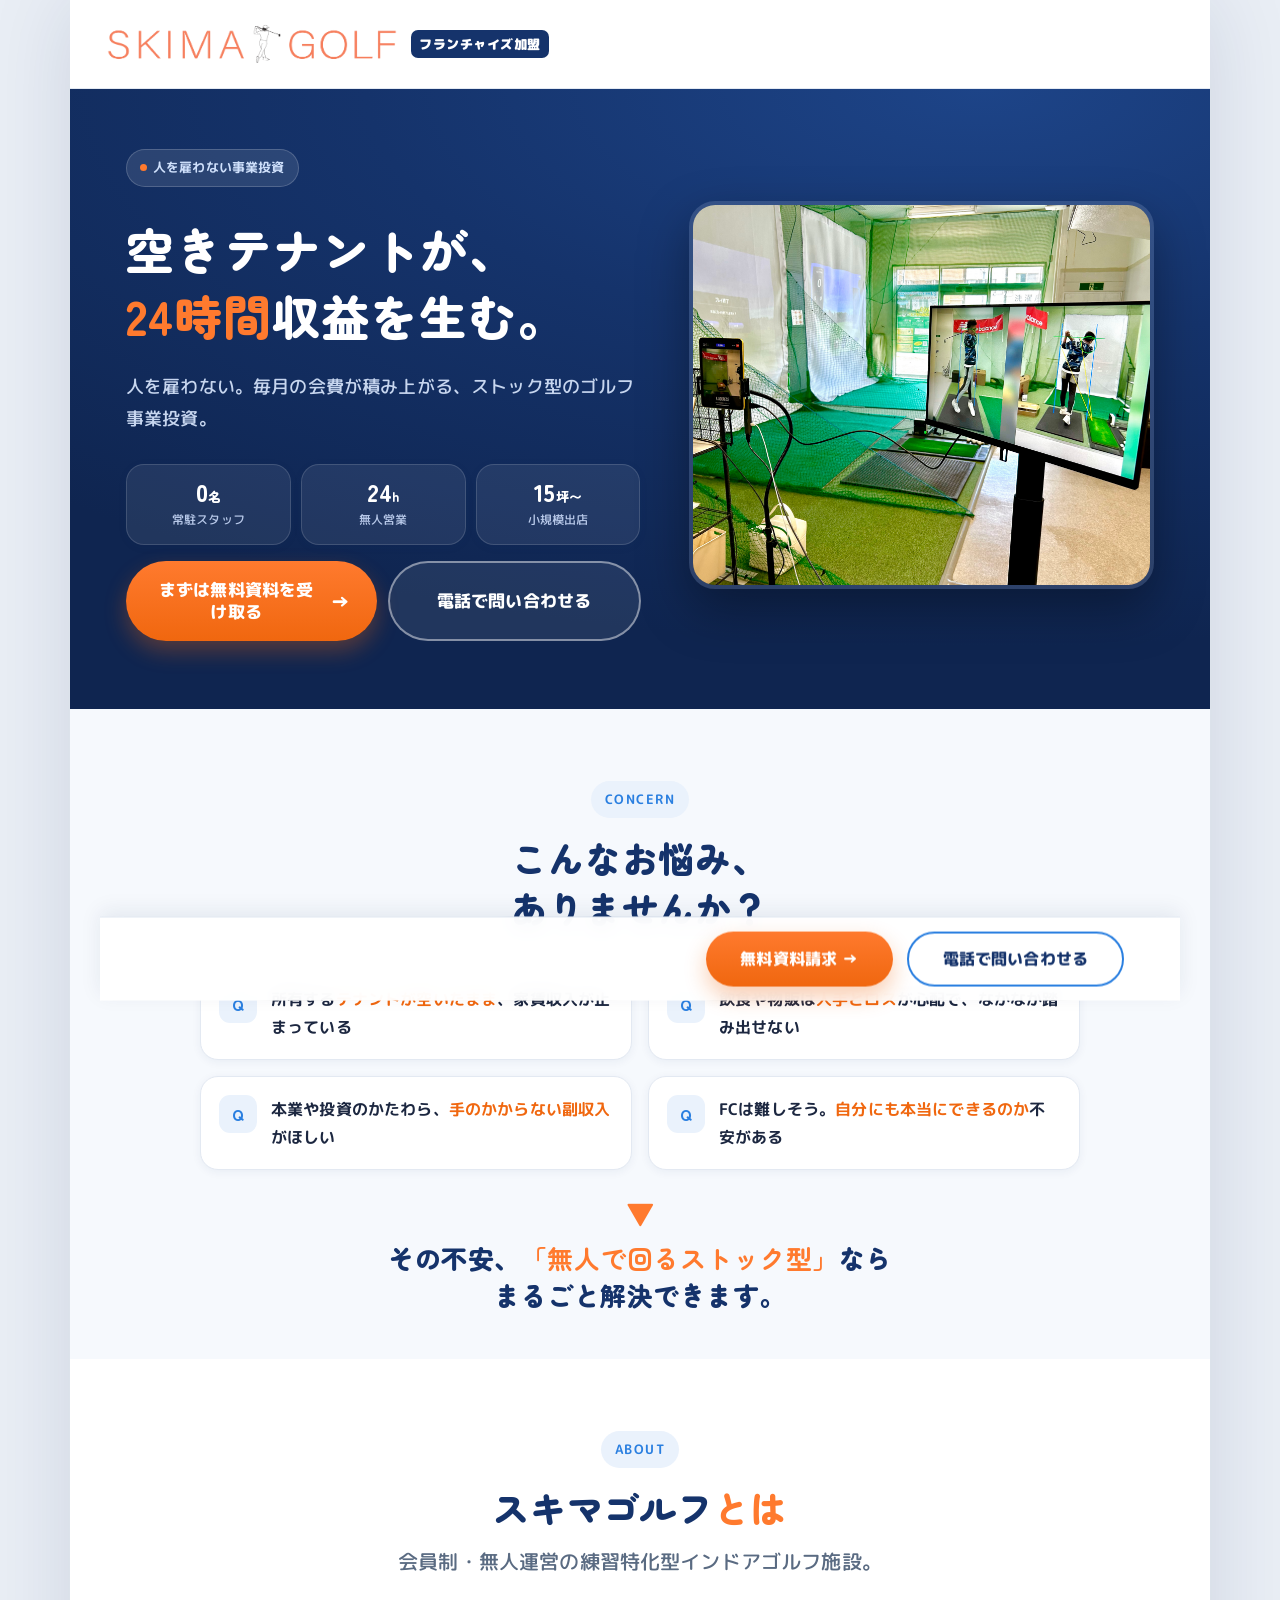
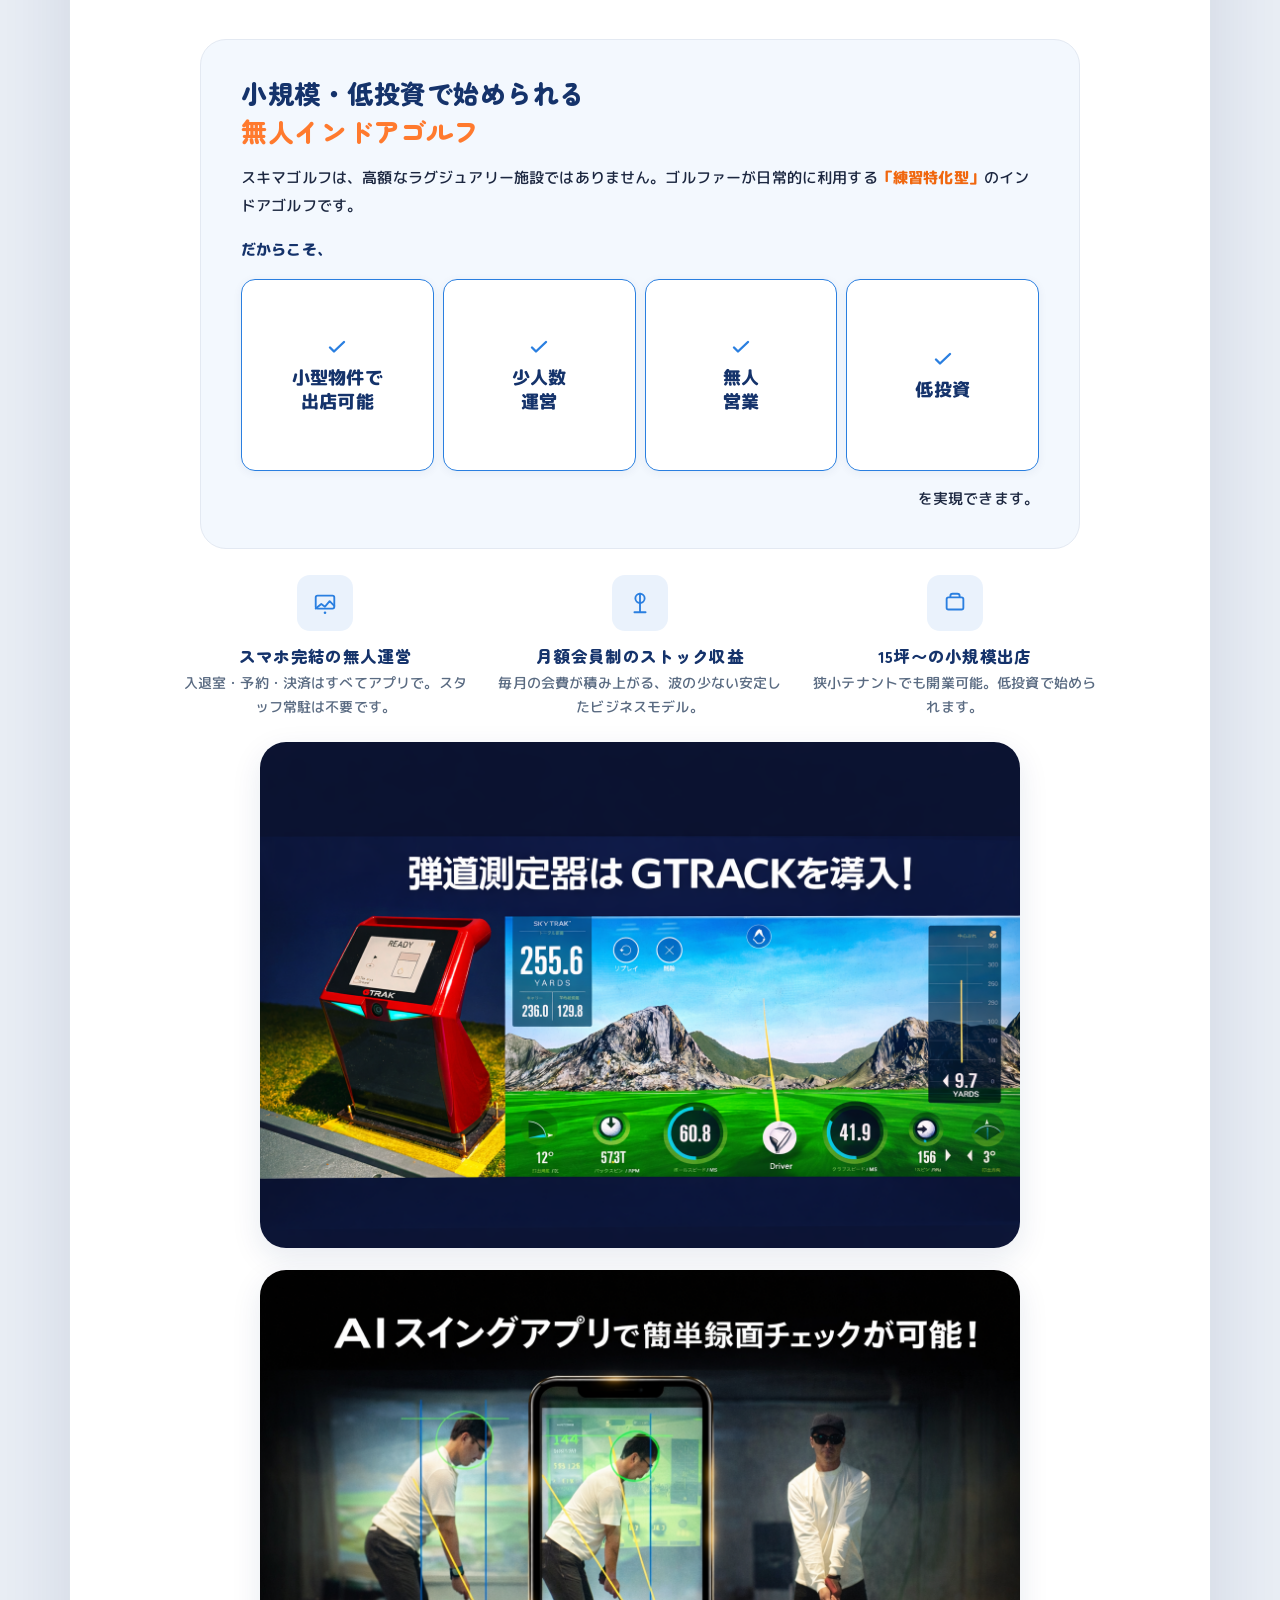
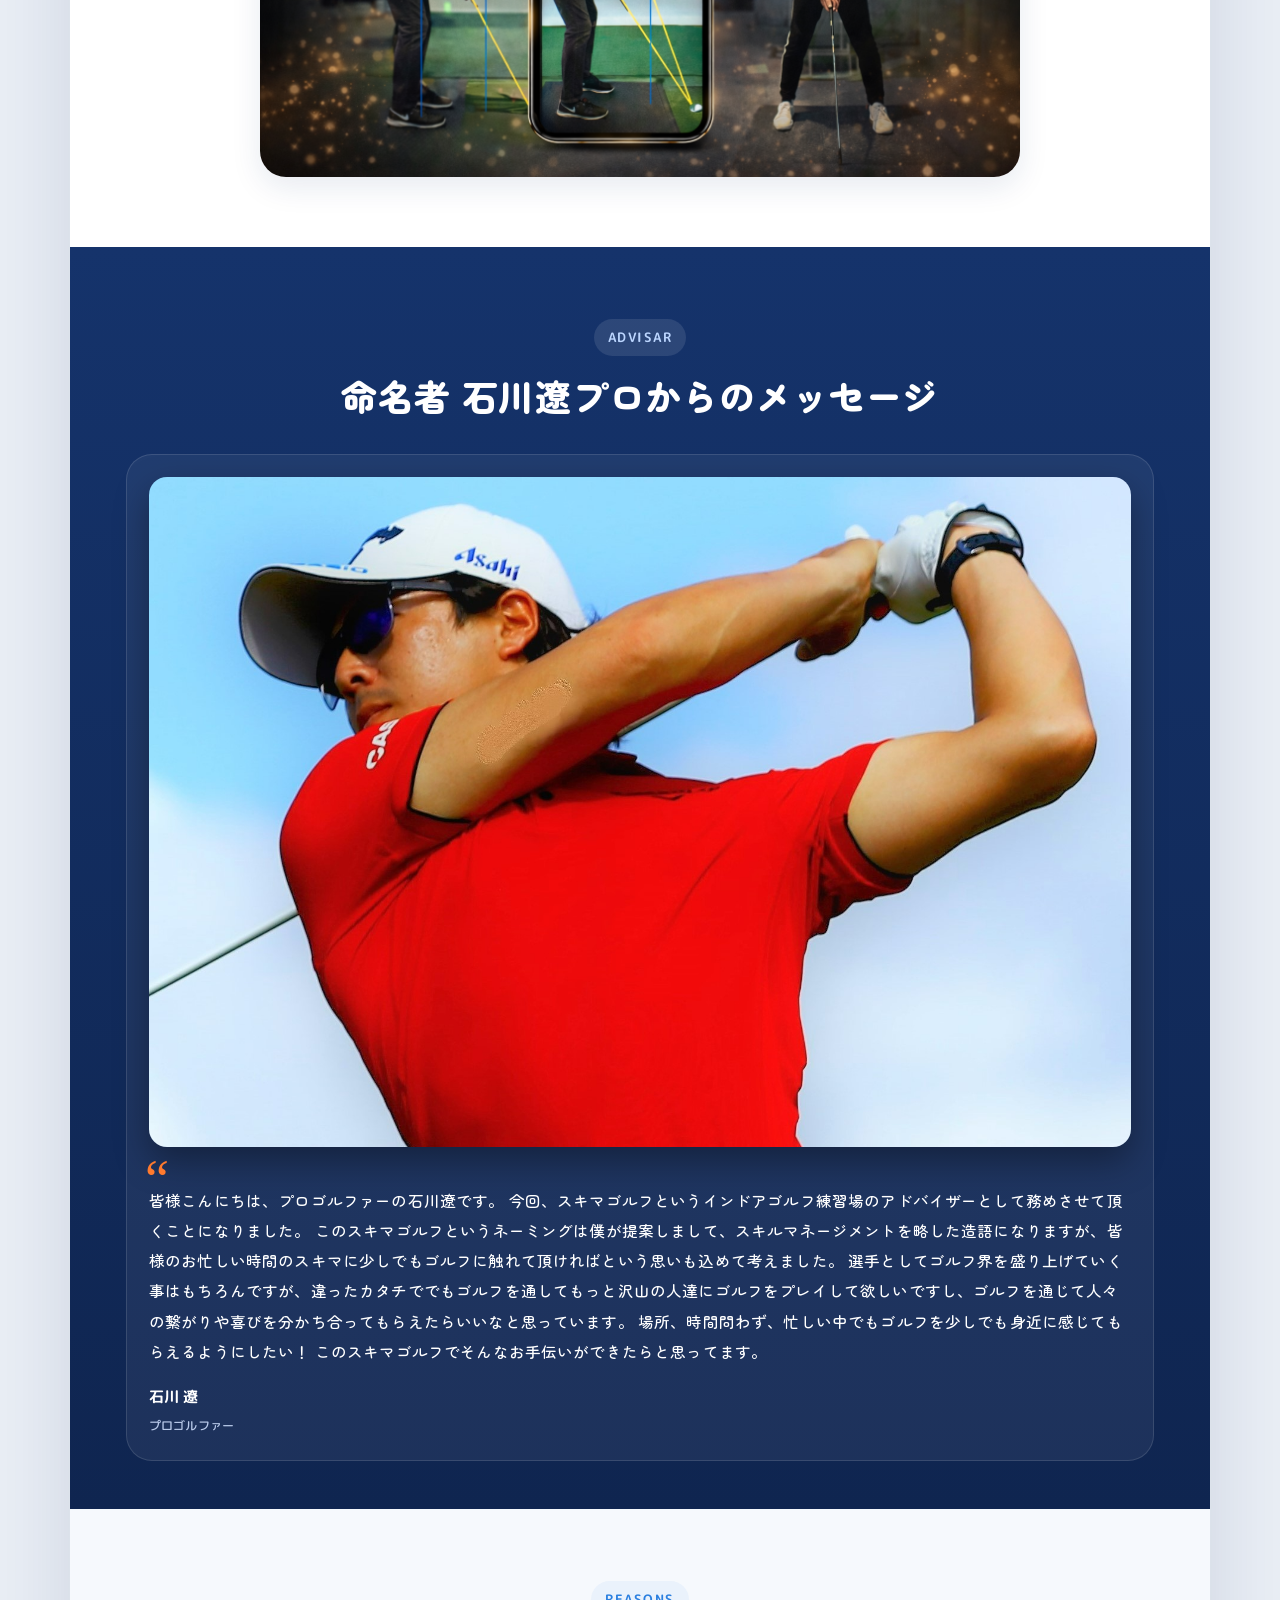
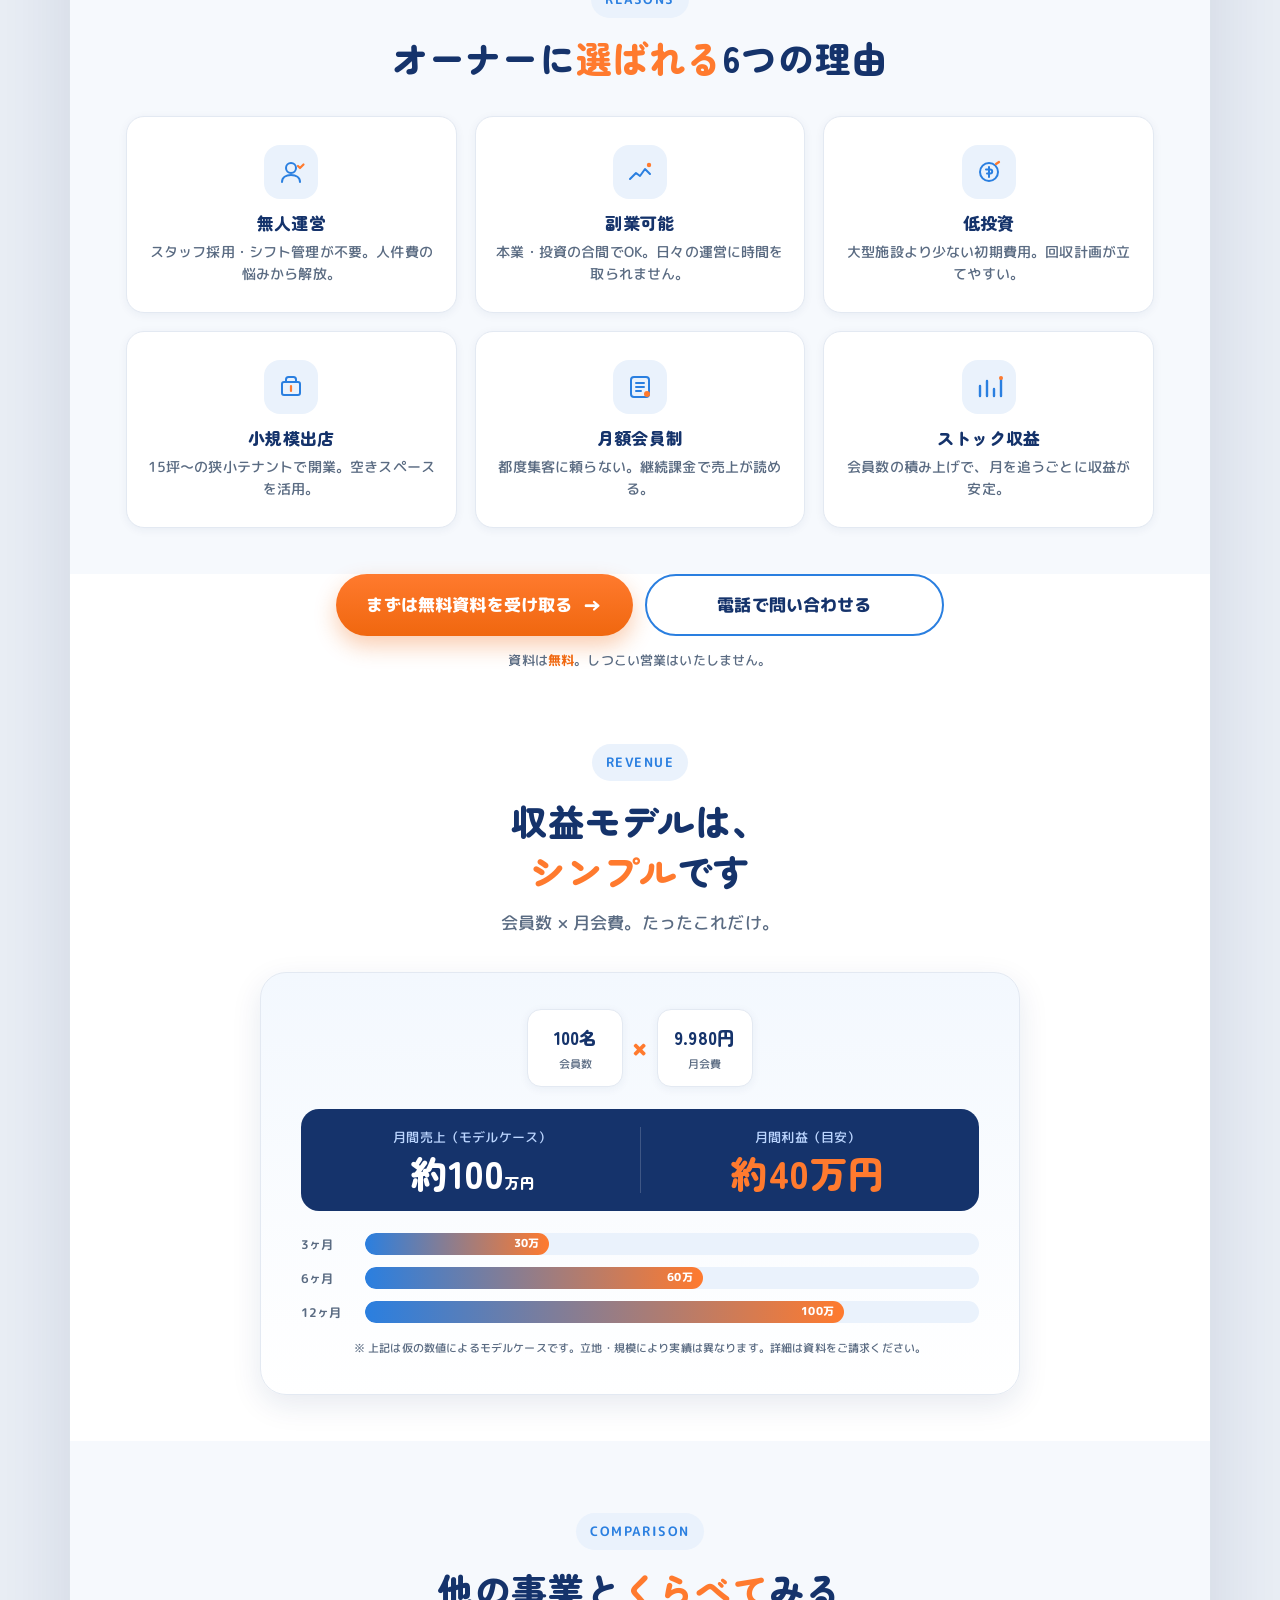
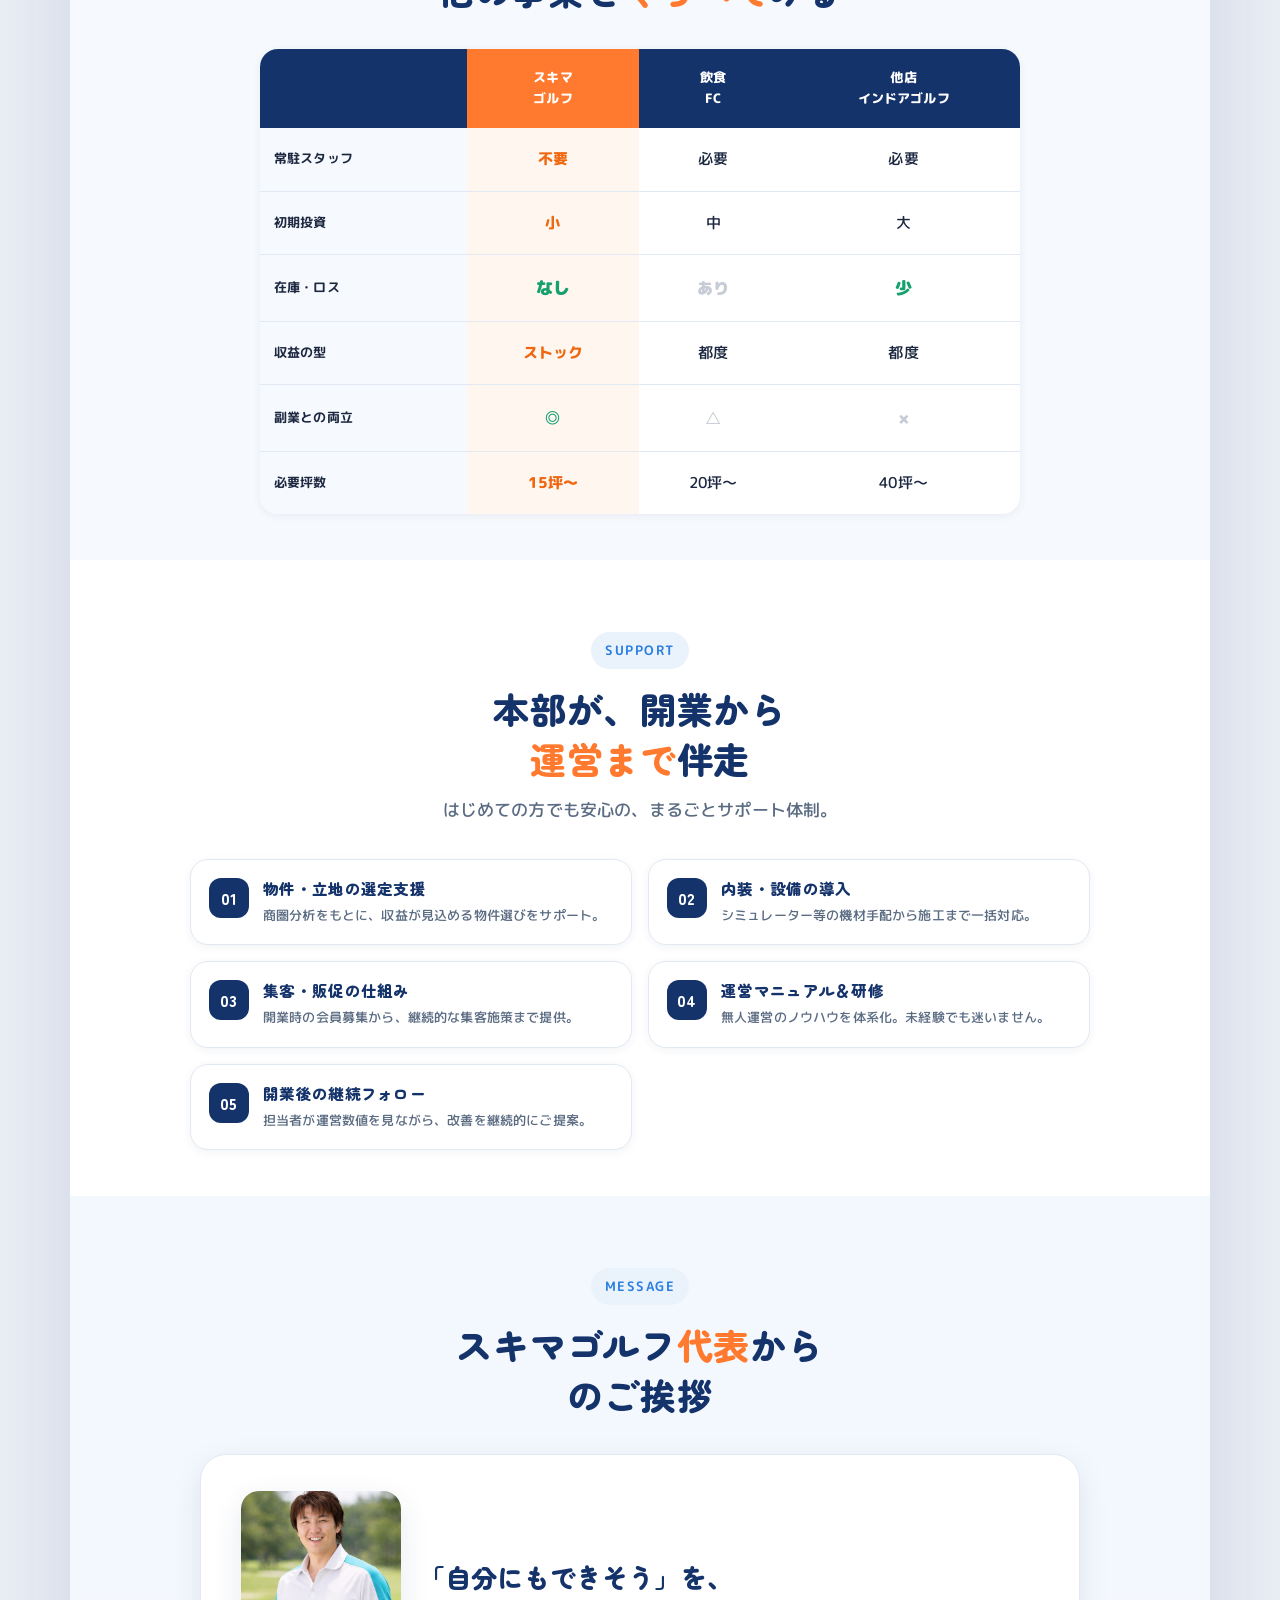
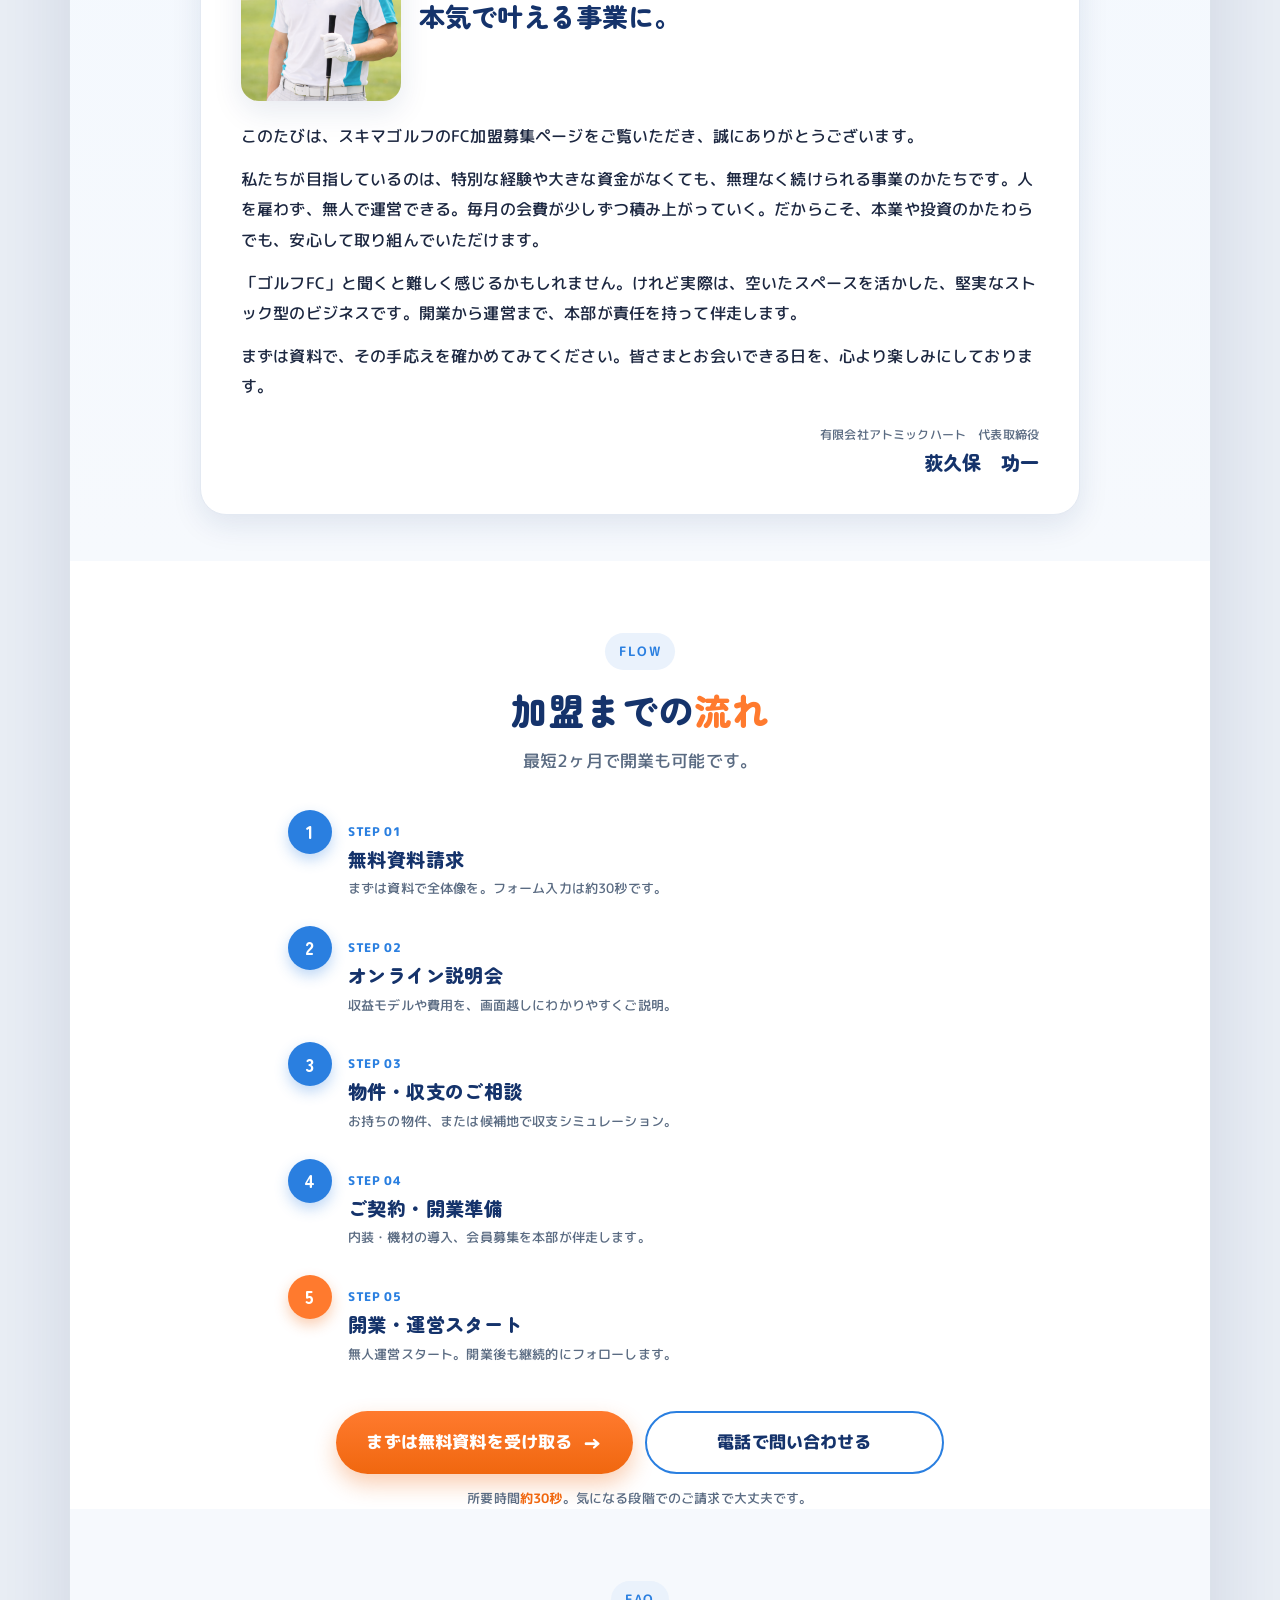
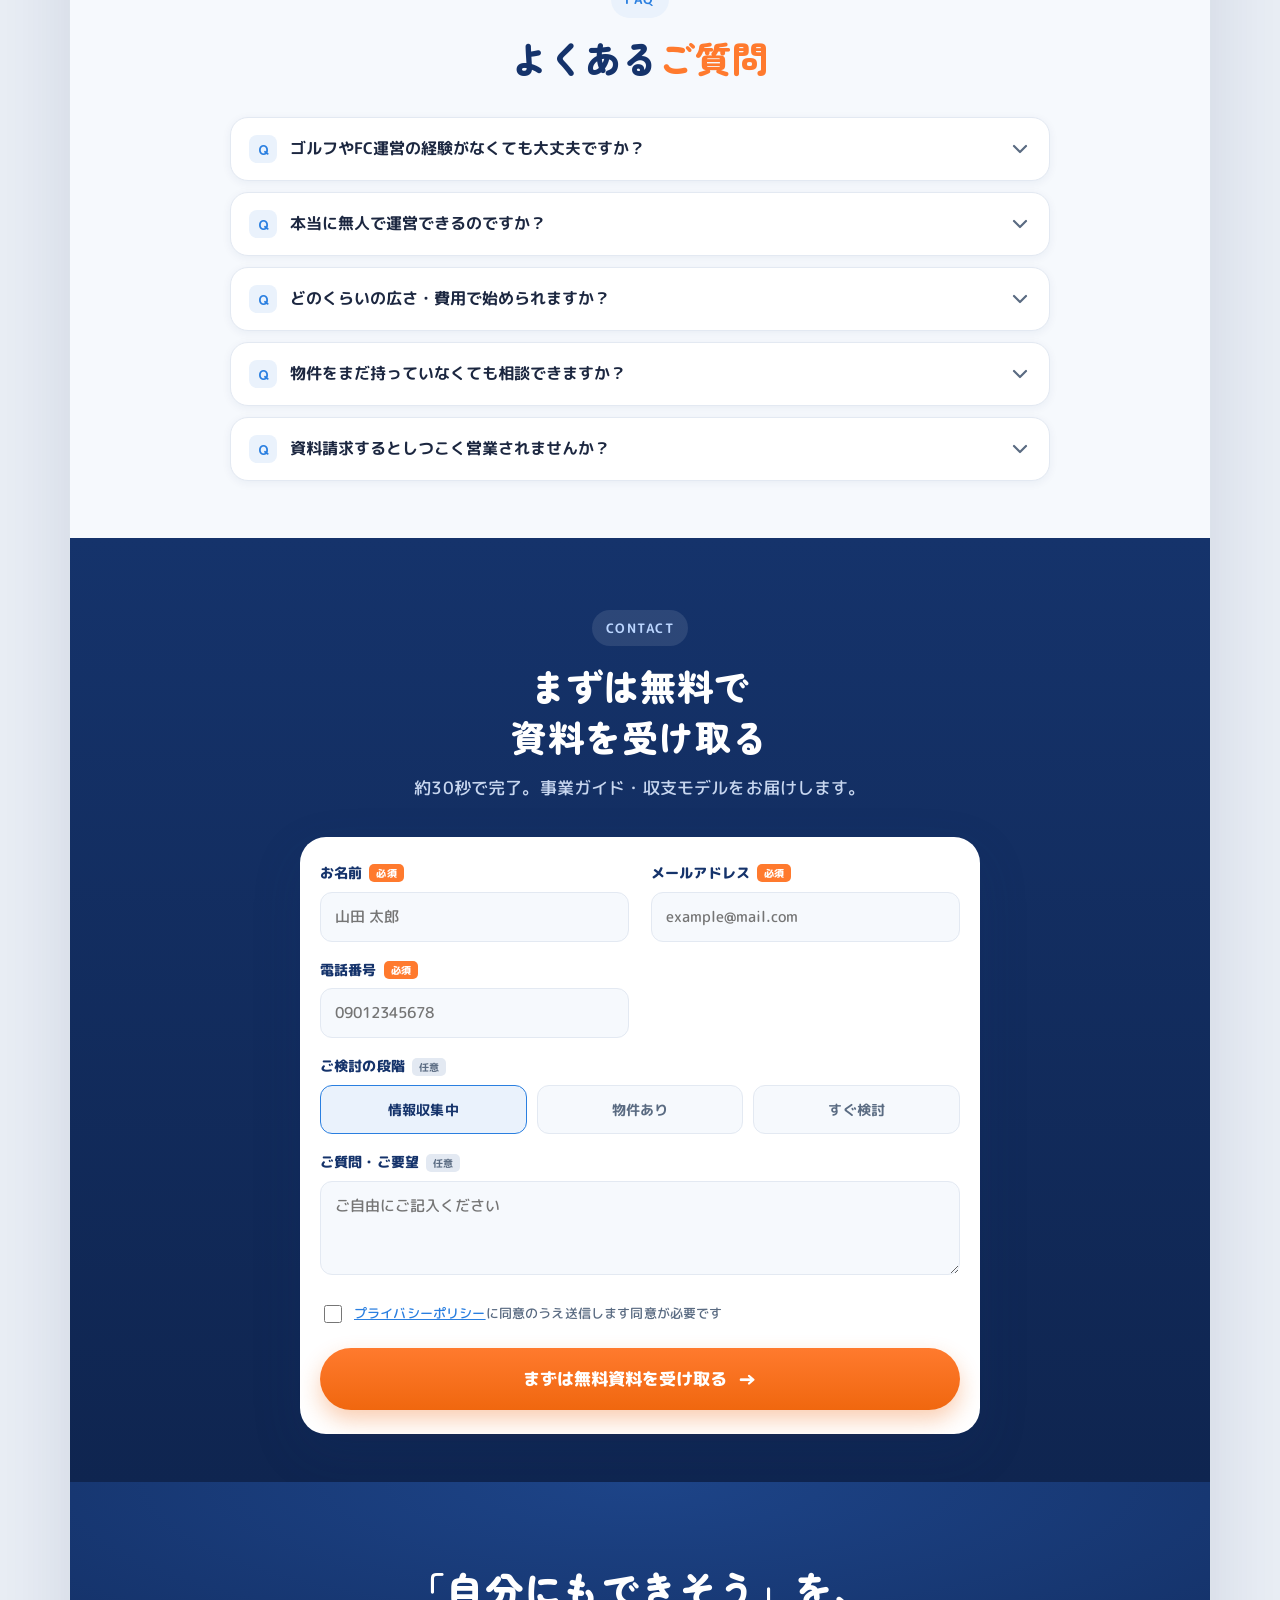
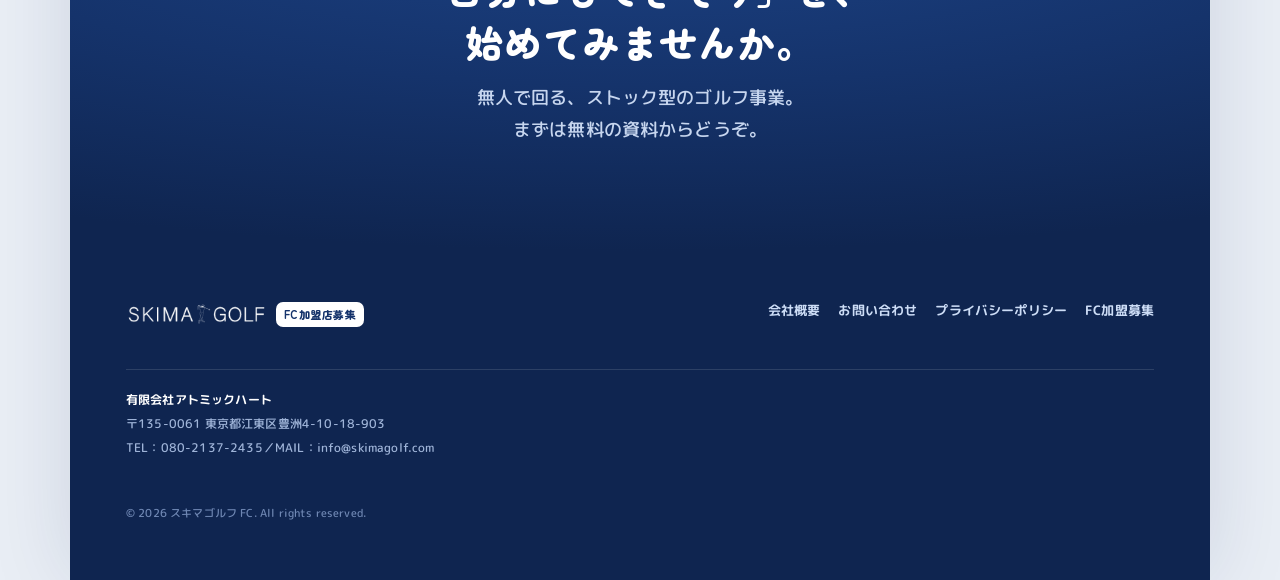
<file: index.html>
<!DOCTYPE html>
<html lang="ja">
<head>
<meta charset="UTF-8">
<meta name="viewport" content="width=device-width, initial-scale=1.0, viewport-fit=cover">
<title>スキマゴルフ FC加盟店募集｜空きテナントが、24時間収益を生む。</title>
<link rel="preconnect" href="https://fonts.googleapis.com">
<link rel="preconnect" href="https://fonts.gstatic.com" crossorigin>
<link href="https://fonts.googleapis.com/css2?family=M+PLUS+Rounded+1c:wght@400;500;700;800&family=Zen+Maru+Gothic:wght@500;700;900&display=swap" rel="stylesheet">
<link rel="stylesheet" href="styles.css?v=9">
</head>
<body data-fv="c" data-accent="orange" data-round="default">

<div class="lp">

  <!-- ===== ヘッダー ===== -->
  <header class="topbar">
    <div class="logo">
      <img src="assets/skima-golf-logo.png" alt="スキマゴルフ" class="logo-img" style="width: 300px; height: 60px; max-width: 100%;">
      <span class="logo-fc" style="font-size: 13px; font-weight: 900; white-space: nowrap; flex-shrink: 0; font-family: &quot;M PLUS Rounded 1c&quot;">フランチャイズ加盟</span>
    </div>
  </header>

  <!-- ===== 1. ファーストビュー（3案：data-fvで切替） ===== -->
  <!-- FV-A：写真背景フル -->
  <section class="fv fv-a">
    <div class="hero-photo">
      <img class="slot" src="assets/facility-hero.jpg" alt="明るいインドアゴルフ施設">
      <div class="hero-overlay"></div>
      <div class="hero-copy">
        <div class="fv-badges">
          <span class="fv-badge"><span class="dot"></span>無人運営</span>
          <span class="fv-badge"><span class="dot"></span>副業OK</span>
          <span class="fv-badge"><span class="dot"></span>月額会員制</span>
        </div>
        <h1>空きテナントが、<br><span class="accent">24時間</span>収益を生む。</h1>
        <p class="sub">人を雇わない。毎月の会費が積み上がる、<br>ストック型のゴルフ事業投資。</p>
      </div>
    </div>
    <div class="fv-cta wrap">
      <div class="kpi-row">
        <div class="kpi"><div class="num">0<small>名</small></div><div class="lbl">常駐スタッフ</div></div>
        <div class="kpi"><div class="num">24<small>h</small></div><div class="lbl">無人営業</div></div>
        <div class="kpi"><div class="num">15<small>坪〜</small></div><div class="lbl">小規模出店</div></div>
      </div>
      <div class="cta-stack">
        <a href="#form" class="btn btn-primary">まずは無料資料を受け取る <span class="btn-arrow">→</span></a>
        <a href="tel:08021372435" class="btn btn-secondary">電話で問い合わせる</a>
      </div>
    </div>
  </section>

  <!-- FV-B：分割カード -->
  <section class="fv fv-b">
    <div class="wrap">
      <div class="fv-badges">
        <span class="fv-badge"><span class="dot"></span>無人運営</span>
        <span class="fv-badge"><span class="dot"></span>副業OK</span>
        <span class="fv-badge"><span class="dot"></span>ストック収益</span>
      </div>
      <h1>空きテナントが、<br><span class="accent">24時間</span>収益を生む。</h1>
      <p class="sub">人を雇わない。毎月の会費が積み上がる、ストック型のゴルフ事業投資。</p>
      <div class="hero-card">
        <img class="slot" src="assets/facility-hero.jpg" alt="明るいインドアゴルフ施設">
        <div class="float-kpi"><div class="num">0<span style="font-size:14px;">名</span></div><div class="lbl">常駐スタッフ</div></div>
      </div>
      <div class="fv-cta">
        <a href="#form" class="btn btn-primary">まずは無料資料を受け取る <span class="btn-arrow">→</span></a>
        <a href="tel:08021372435" class="btn btn-secondary">電話で問い合わせる</a>
      </div>
    </div>
  </section>

  <!-- FV-C：ネイビー地 -->
  <section class="fv fv-c">
    <div class="wrap">
      <div class="fv-badges">
        <span class="fv-badge"><span class="dot"></span>人を雇わない事業投資</span>
      </div>
      <h1>空きテナントが、<br><span class="accent">24時間</span>収益を生む。</h1>
      <p class="sub">人を雇わない。毎月の会費が積み上がる、ストック型のゴルフ事業投資。</p>
      <div class="hero-card">
        <img class="slot" src="assets/facility-hero.jpg" alt="明るいインドアゴルフ施設">
      </div>
      <div class="kpi-row">
        <div class="kpi"><div class="num">0<small>名</small></div><div class="lbl">常駐スタッフ</div></div>
        <div class="kpi"><div class="num">24<small>h</small></div><div class="lbl">無人営業</div></div>
        <div class="kpi"><div class="num">15<small>坪〜</small></div><div class="lbl">小規模出店</div></div>
      </div>
      <div class="fv-cta">
        <a href="#form" class="btn btn-primary">まずは無料資料を受け取る <span class="btn-arrow">→</span></a>
        <a href="tel:08021372435" class="btn btn-secondary">電話で問い合わせる</a>
      </div>
    </div>
  </section>

  <!-- ===== 2. お悩み共感 ===== -->
  <section class="pain">
    <div class="wrap">
      <div class="sec-head">
        <span class="eyebrow">CONCERN</span>
        <h2>こんなお悩み、<br>ありませんか？</h2>
      </div>
      <div class="pain-grid">
        <div class="pain-card"><div class="q">Q</div><p>所有する<span>テナントが空いたまま</span>、家賃収入が止まっている</p></div>
        <div class="pain-card"><div class="q">Q</div><p>飲食や物販は<span>人手とロス</span>が心配で、なかなか踏み出せない</p></div>
        <div class="pain-card"><div class="q">Q</div><p>本業や投資のかたわら、<span>手のかからない副収入</span>がほしい</p></div>
        <div class="pain-card"><div class="q">Q</div><p>FCは難しそう。<span>自分にも本当にできるのか</span>不安がある</p></div>
      </div>
      <div class="pain-bridge">
        <div class="arrow">▼</div>
        <h3>その不安、<b>「無人で回るストック型」</b>なら<br>まるごと解決できます。</h3>
      </div>
    </div>
  </section>

  <!-- ===== 3. スキマゴルフとは ===== -->
  <section class="about">
    <div class="wrap">
      <div class="sec-head">
        <span class="eyebrow">ABOUT</span>
        <h2>スキマゴルフ<span class="hl">とは</span></h2>
        <p class="lead" style="font-size: 20px">会員制・無人運営の練習特化型インドアゴルフ施設。</p>
      </div>
      <div class="about-callout">
        <h3>小規模・低投資で始められる<br><span class="hl">無人インドアゴルフ</span></h3>
        <p>スキマゴルフは、高額なラグジュアリー施設ではありません。ゴルファーが日常的に利用する<b>「練習特化型」</b>のインドアゴルフです。</p>
        <p class="about-callout-bridge">だからこそ、</p>
        <div class="about-tags">
          <span class="about-tag"><svg viewBox="0 0 24 24" fill="none"><path d="M5 12.5l4 4L19 7" stroke="currentColor" stroke-width="2.4" stroke-linecap="round" stroke-linejoin="round"/></svg><span class="about-tag-txt" style="font-size: 18px">小型物件で<br>出店可能</span></span>
          <span class="about-tag"><svg viewBox="0 0 24 24" fill="none"><path d="M5 12.5l4 4L19 7" stroke="currentColor" stroke-width="2.4" stroke-linecap="round" stroke-linejoin="round"/></svg><span class="about-tag-txt" style="font-size: 18px">少人数<br>運営</span></span>
          <span class="about-tag"><svg viewBox="0 0 24 24" fill="none"><path d="M5 12.5l4 4L19 7" stroke="currentColor" stroke-width="2.4" stroke-linecap="round" stroke-linejoin="round"/></svg><span class="about-tag-txt" style="font-size: 18px">無人<br>営業</span></span>
          <span class="about-tag"><svg viewBox="0 0 24 24" fill="none"><path d="M5 12.5l4 4L19 7" stroke="currentColor" stroke-width="2.4" stroke-linecap="round" stroke-linejoin="round"/></svg><span class="about-tag-txt" style="font-size: 18px">低投資</span></span>
        </div>
        <p class="about-callout-foot">を実現できます。</p>
      </div>

      <div class="about-points">
        <div class="about-point">
          <span class="ico"><svg viewBox="0 0 28 28" fill="none"><rect x="4" y="6" width="20" height="14" rx="2" stroke="#2a7fe0" stroke-width="2"/><path d="M4 20l6-5 4 3 5-6 5 5" stroke="#2a7fe0" stroke-width="2" stroke-linecap="round" stroke-linejoin="round"/><circle cx="14" cy="24.5" r="1.4" fill="#2a7fe0"/></svg></span>
          <div><h4>スマホ完結の無人運営</h4><p>入退室・予約・決済はすべてアプリで。スタッフ常駐は不要です。</p></div>
        </div>
        <div class="about-point">
          <span class="ico"><svg viewBox="0 0 28 28" fill="none"><path d="M14 4v20M8 24h12" stroke="#2a7fe0" stroke-width="2" stroke-linecap="round"/><circle cx="14" cy="9" r="5" stroke="#2a7fe0" stroke-width="2"/></svg></span>
          <div><h4>月額会員制のストック収益</h4><p>毎月の会費が積み上がる、波の少ない安定したビジネスモデル。</p></div>
        </div>
        <div class="about-point">
          <span class="ico"><svg viewBox="0 0 28 28" fill="none"><rect x="5" y="8" width="18" height="13" rx="2" stroke="#2a7fe0" stroke-width="2"/><path d="M9 8V6.5A2.5 2.5 0 0111.5 4h5A2.5 2.5 0 0119 6.5V8" stroke="#2a7fe0" stroke-width="2"/></svg></span>
          <div><h4>15坪〜の小規模出店</h4><p>狭小テナントでも開業可能。低投資で始められます。</p></div>
        </div>
      </div>

      <div class="about-photo" style="aspect-ratio:1536/1024; margin-top:22px;">
        <img class="slot" src="assets/gtrack-banner-2.png" alt="施設内観">
      </div>

      <div class="about-photo" style="aspect-ratio:1536/1024; margin-top:14px;">
        <img class="slot" src="assets/ai-swing-banner-2.png" alt="AIスイングアプリ">
      </div>
    </div>
  </section>

  <!-- ===== 4. 石川遼 ===== -->
  <section class="ryo">
    <div class="wrap">
      <div class="sec-head">
        <span class="eyebrow on-navy">ADVISAR</span>
        <h2>命名者 石川遼プロからのメッセージ</h2>
      </div>
      <div class="ryo-card">
        <div class="ryo-photo" style="aspect-ratio:1650/1125;">
          <img class="slot" src="assets/ambassador.jpg" alt="石川遼プロ" style="object-position:35% 18%;">
        </div>
        <p class="ryo-quote">皆様こんにちは、プロゴルファーの石川遼です。
今回、スキマゴルフというインドアゴルフ練習場のアドバイザーとして務めさせて頂くことになりました。
このスキマゴルフというネーミングは僕が提案しまして、スキルマネージメントを略した造語になりますが、皆様のお忙しい時間のスキマに少しでもゴルフに触れて頂ければという思いも込めて考えました。
選手としてゴルフ界を盛り上げていく事はもちろんですが、違ったカタチででもゴルフを通してもっと沢山の人達にゴルフをプレイして欲しいですし、ゴルフを通じて人々の繋がりや喜びを分かち合ってもらえたらいいなと思っています。
場所、時間問わず、忙しい中でもゴルフを少しでも身近に感じてもらえるようにしたい！
このスキマゴルフでそんなお手伝いができたらと思ってます。</p>
        <div class="ryo-name" style="text-align: right">
          <span class="who"><b style="text-align: left">石川 遼</b><span>プロゴルファー</span></span>
        </div>
      </div>
    </div>
  </section>

  <!-- ===== 5. 選ばれる理由（アイコングリッド） ===== -->
  <section class="reasons">
    <div class="wrap">
      <div class="sec-head">
        <span class="eyebrow">REASONS</span>
        <h2>オーナーに<span class="hl">選ばれる</span>6つの理由</h2>
      </div>
      <div class="reason-grid">
        <div class="reason">
          <span class="ico"><svg viewBox="0 0 30 30" fill="none"><circle cx="15" cy="11" r="5" stroke="#2a7fe0" stroke-width="2"/><path d="M6 25c0-4.5 4-7 9-7s9 2.5 9 7" stroke="#2a7fe0" stroke-width="2" stroke-linecap="round"/><path d="M22 9l2 2 3.5-3.5" stroke="#ff7a2e" stroke-width="2.2" stroke-linecap="round" stroke-linejoin="round"/></svg></span>
          <h4>無人運営</h4><p>スタッフ採用・シフト管理が不要。人件費の悩みから解放。</p>
        </div>
        <div class="reason">
          <span class="ico"><svg viewBox="0 0 30 30" fill="none"><path d="M5 22l6-6 4 3 5-7 5 5" stroke="#2a7fe0" stroke-width="2" stroke-linecap="round" stroke-linejoin="round"/><circle cx="24" cy="8" r="2.2" fill="#ff7a2e"/></svg></span>
          <h4>副業可能</h4><p>本業・投資の合間でOK。日々の運営に時間を取られません。</p>
        </div>
        <div class="reason">
          <span class="ico"><svg viewBox="0 0 30 30" fill="none"><circle cx="15" cy="15" r="9" stroke="#2a7fe0" stroke-width="2"/><path d="M15 10v10M12 12.5h4.2a2 2 0 010 4H13" stroke="#2a7fe0" stroke-width="2" stroke-linecap="round" stroke-linejoin="round"/><path d="M22 7l3-2" stroke="#ff7a2e" stroke-width="2.2" stroke-linecap="round"/></svg></span>
          <h4>低投資</h4><p>大型施設より少ない初期費用。回収計画が立てやすい。</p>
        </div>
        <div class="reason">
          <span class="ico"><svg viewBox="0 0 30 30" fill="none"><rect x="6" y="10" width="18" height="13" rx="2" stroke="#2a7fe0" stroke-width="2"/><path d="M10 10V7.5A2.5 2.5 0 0112.5 5h5A2.5 2.5 0 0120 7.5V10" stroke="#2a7fe0" stroke-width="2"/><path d="M15 14v5" stroke="#ff7a2e" stroke-width="2.2" stroke-linecap="round"/></svg></span>
          <h4>小規模出店</h4><p>15坪〜の狭小テナントで開業。空きスペースを活用。</p>
        </div>
        <div class="reason">
          <span class="ico"><svg viewBox="0 0 30 30" fill="none"><rect x="6" y="5" width="18" height="20" rx="3" stroke="#2a7fe0" stroke-width="2"/><path d="M11 11h8M11 15h8M11 19h5" stroke="#2a7fe0" stroke-width="2" stroke-linecap="round"/><circle cx="22" cy="22" r="3" fill="#ff7a2e"/></svg></span>
          <h4>月額会員制</h4><p>都度集客に頼らない。継続課金で売上が読める。</p>
        </div>
        <div class="reason">
          <span class="ico"><svg viewBox="0 0 30 30" fill="none"><path d="M6 24V14M13 24V9M20 24V17M27 24V6" stroke="#2a7fe0" stroke-width="2.4" stroke-linecap="round"/><circle cx="27" cy="6" r="2" fill="#ff7a2e"/></svg></span>
          <h4>ストック収益</h4><p>会員数の積み上げで、月を追うごとに収益が安定。</p>
        </div>
      </div>
    </div>
  </section>

  <!-- ===== CTA #2 ===== -->
  <section class="wrap cta-block">
    <div class="cta-stack">
      <a href="#form" class="btn btn-primary">まずは無料資料を受け取る <span class="btn-arrow">→</span></a>
      <a href="tel:08021372435" class="btn btn-secondary">電話で問い合わせる</a>
    </div>
    <p class="cta-note">資料は<b>無料</b>。しつこい営業はいたしません。</p>
  </section>

  <!-- ===== 6. 収益モデル ===== -->
  <section class="revenue">
    <div class="wrap">
      <div class="sec-head">
        <span class="eyebrow">REVENUE</span>
        <h2>収益モデルは、<br><span class="hl">シンプル</span>です</h2>
        <p class="lead">会員数 × 月会費。たったこれだけ。</p>
      </div>
      <div class="rev-card">
        <div class="rev-formula">
          <div class="rev-chip"><div class="v">100名</div><div class="k">会員数</div></div>
          <span class="rev-op">×</span>
          <div class="rev-chip"><div class="v">9.980円</div><div class="k">月会費</div></div>
        </div>
        <div class="rev-result">
          <div class="rev-result-item">
            <div class="k">月間売上（モデルケース）</div>
            <div class="v">約100<small>万円</small></div>
          </div>
          <div class="rev-result-div"></div>
          <div class="rev-result-item">
            <div class="k">月間利益（目安）</div>
            <div class="v accent" style="text-align: center">約40万円</div>
          </div>
        </div>
        <div class="rev-bars">
          <div class="rev-bar-row"><span class="ym">3ヶ月</span><div class="track"><div class="fill" style="width:30%">30万</div></div></div>
          <div class="rev-bar-row"><span class="ym">6ヶ月</span><div class="track"><div class="fill" style="width:55%">60万</div></div></div>
          <div class="rev-bar-row"><span class="ym">12ヶ月</span><div class="track"><div class="fill" style="width:78%">100万</div></div></div>
        </div>
        <p class="rev-disclaimer">※ 上記は仮の数値によるモデルケースです。立地・規模により実績は異なります。詳細は資料をご請求ください。</p>
      </div>
    </div>
  </section>

  <!-- ===== 7. 他店比較表 ===== -->
  <section class="compare">
    <div class="wrap">
      <div class="sec-head">
        <span class="eyebrow">COMPARISON</span>
        <h2>他の事業と<span class="hl">くらべて</span>みる</h2>
      </div>
      <table class="ctable">
        <thead>
          <tr><th></th><th class="us">スキマ<br>ゴルフ</th><th>飲食<br>FC</th><th>他店<br>インドアゴルフ</th></tr>
        </thead>
        <tbody>
          <tr><th>常駐スタッフ</th><td class="us">不要</td><td>必要</td><td>必要</td></tr>
          <tr><th>初期投資</th><td class="us">小</td><td>中</td><td>大</td></tr>
          <tr><th>在庫・ロス</th><td class="us"><span class="mark-o">なし</span></td><td class="mark-x">あり</td><td class="mark-o">少</td></tr>
          <tr><th>収益の型</th><td class="us">ストック</td><td>都度</td><td>都度</td></tr>
          <tr><th>副業との両立</th><td class="us"><span class="mark-o">◎</span></td><td class="mark-x">△</td><td class="mark-x">×</td></tr>
          <tr><th>必要坪数</th><td class="us">15坪〜</td><td>20坪〜</td><td>40坪〜</td></tr>
        </tbody>
      </table>
    </div>
  </section>

  <!-- ===== 8. FC本部サポート ===== -->
  <section class="support">
    <div class="wrap">
      <div class="sec-head">
        <span class="eyebrow">SUPPORT</span>
        <h2>本部が、開業から<br><span class="hl">運営まで</span>伴走</h2>
        <p class="lead">はじめての方でも安心の、まるごとサポート体制。</p>
      </div>
      <div class="support-list">
        <div class="support-item"><span class="n">01</span><div><h4>物件・立地の選定支援</h4><p>商圏分析をもとに、収益が見込める物件選びをサポート。</p></div></div>
        <div class="support-item"><span class="n">02</span><div><h4>内装・設備の導入</h4><p>シミュレーター等の機材手配から施工まで一括対応。</p></div></div>
        <div class="support-item"><span class="n">03</span><div><h4>集客・販促の仕組み</h4><p>開業時の会員募集から、継続的な集客施策まで提供。</p></div></div>
        <div class="support-item"><span class="n">04</span><div><h4>運営マニュアル＆研修</h4><p>無人運営のノウハウを体系化。未経験でも迷いません。</p></div></div>
        <div class="support-item"><span class="n">05</span><div><h4>開業後の継続フォロー</h4><p>担当者が運営数値を見ながら、改善を継続的にご提案。</p></div></div>
      </div>
    </div>
  </section>

  <!-- ===== 9. 代表からのご挨拶 ===== -->
  <section class="greeting">
    <div class="wrap">
      <div class="sec-head">
        <span class="eyebrow">MESSAGE</span>
        <h2>スキマゴルフ<span class="hl">代表</span>から<br>のご挨拶</h2>
      </div>

      <div class="greet-card">
        <div class="greet-head">
          <div class="greet-photo">
            <img class="slot" src="assets/representative.png" alt="代表 荻久保功一">
          </div>
          <p class="greet-lead">「自分にもできそう」を、<br>本気で叶える事業に。</p>
        </div>
        <div class="greet-body">
          <p>このたびは、スキマゴルフのFC加盟募集ページをご覧いただき、誠にありがとうございます。</p>
          <p>私たちが目指しているのは、特別な経験や大きな資金がなくても、無理なく続けられる事業のかたちです。人を雇わず、無人で運営できる。毎月の会費が少しずつ積み上がっていく。だからこそ、本業や投資のかたわらでも、安心して取り組んでいただけます。</p>
          <p>「ゴルフFC」と聞くと難しく感じるかもしれません。けれど実際は、空いたスペースを活かした、堅実なストック型のビジネスです。開業から運営まで、本部が責任を持って伴走します。</p>
          <p>まずは資料で、その手応えを確かめてみてください。皆さまとお会いできる日を、心より楽しみにしております。</p>
        </div>
        <div class="greet-sign">
          <span class="greet-sign-role">有限会社アトミックハート　代表取締役</span>
          <b class="greet-sign-name">荻久保　功一</b>
        </div>
      </div>
    </div>
  </section>

  <!-- ===== 10. 加盟までの流れ ===== -->
  <section class="flow">
    <div class="wrap">
      <div class="sec-head">
        <span class="eyebrow">FLOW</span>
        <h2>加盟までの<span class="hl">流れ</span></h2>
        <p class="lead">最短2ヶ月で開業も可能です。</p>
      </div>
      <div class="steps">
        <div class="step"><div class="rail"><span class="num">1</span><span class="line"></span></div><div class="body"><span class="tag">STEP 01</span><h4>無料資料請求</h4><p>まずは資料で全体像を。フォーム入力は約30秒です。</p></div></div>
        <div class="step"><div class="rail"><span class="num">2</span><span class="line"></span></div><div class="body"><span class="tag">STEP 02</span><h4>オンライン説明会</h4><p>収益モデルや費用を、画面越しにわかりやすくご説明。</p></div></div>
        <div class="step"><div class="rail"><span class="num">3</span><span class="line"></span></div><div class="body"><span class="tag">STEP 03</span><h4>物件・収支のご相談</h4><p>お持ちの物件、または候補地で収支シミュレーション。</p></div></div>
        <div class="step"><div class="rail"><span class="num">4</span><span class="line"></span></div><div class="body"><span class="tag">STEP 04</span><h4>ご契約・開業準備</h4><p>内装・機材の導入、会員募集を本部が伴走します。</p></div></div>
        <div class="step"><div class="rail"><span class="num">5</span></div><div class="body"><span class="tag">STEP 05</span><h4>開業・運営スタート</h4><p>無人運営スタート。開業後も継続的にフォローします。</p></div></div>
      </div>
    </div>
  </section>

  <!-- ===== CTA #3 ===== -->
  <section class="wrap cta-block">
    <div class="cta-stack">
      <a href="#form" class="btn btn-primary">まずは無料資料を受け取る <span class="btn-arrow">→</span></a>
      <a href="tel:08021372435" class="btn btn-secondary">電話で問い合わせる</a>
    </div>
    <p class="cta-note">所要時間<b>約30秒</b>。気になる段階でのご請求で大丈夫です。</p>
  </section>

  <!-- ===== 11. FAQ ===== -->
  <section class="faq">
    <div class="wrap">
      <div class="sec-head">
        <span class="eyebrow">FAQ</span>
        <h2>よくある<span class="hl">ご質問</span></h2>
      </div>
      <div class="faq-list">
        <div class="faq-item">
          <button class="faq-q"><span class="qi">Q</span><span class="qt">ゴルフやFC運営の経験がなくても大丈夫ですか？</span><span class="chev"><svg viewBox="0 0 22 22" fill="none"><path d="M5 8l6 6 6-6" stroke="currentColor" stroke-width="2.2" stroke-linecap="round" stroke-linejoin="round"/></svg></span></button>
          <div class="faq-a"><div class="inner">はい、未経験の方がほとんどです。運営マニュアルと研修、開業後のフォローまで本部が伴走しますのでご安心ください。</div></div>
        </div>
        <div class="faq-item">
          <button class="faq-q"><span class="qi">Q</span><span class="qt">本当に無人で運営できるのですか？</span><span class="chev"><svg viewBox="0 0 22 22" fill="none"><path d="M5 8l6 6 6-6" stroke="currentColor" stroke-width="2.2" stroke-linecap="round" stroke-linejoin="round"/></svg></span></button>
          <div class="faq-a"><div class="inner">入退室・予約・決済はすべてアプリで完結します。日々の業務は遠隔での状況確認が中心で、常駐スタッフは不要です。</div></div>
        </div>
        <div class="faq-item">
          <button class="faq-q"><span class="qi">Q</span><span class="qt">どのくらいの広さ・費用で始められますか？</span><span class="chev"><svg viewBox="0 0 22 22" fill="none"><path d="M5 8l6 6 6-6" stroke="currentColor" stroke-width="2.2" stroke-linecap="round" stroke-linejoin="round"/></svg></span></button>
          <div class="faq-a"><div class="inner">15坪程度の小規模テナントから出店可能です。初期費用は立地・規模により異なりますので、資料および説明会で具体的にご案内します。</div></div>
        </div>
        <div class="faq-item">
          <button class="faq-q"><span class="qi">Q</span><span class="qt">物件をまだ持っていなくても相談できますか？</span><span class="chev"><svg viewBox="0 0 22 22" fill="none"><path d="M5 8l6 6 6-6" stroke="currentColor" stroke-width="2.2" stroke-linecap="round" stroke-linejoin="round"/></svg></span></button>
          <div class="faq-a"><div class="inner">もちろん可能です。商圏分析をもとに、収益が見込める物件選びからサポートいたします。</div></div>
        </div>
        <div class="faq-item">
          <button class="faq-q"><span class="qi">Q</span><span class="qt">資料請求するとしつこく営業されませんか？</span><span class="chev"><svg viewBox="0 0 22 22" fill="none"><path d="M5 8l6 6 6-6" stroke="currentColor" stroke-width="2.2" stroke-linecap="round" stroke-linejoin="round"/></svg></span></button>
          <div class="faq-a"><div class="inner">無理な勧誘は一切いたしません。まずは資料で情報収集いただき、ご納得のうえで次のステップへお進みください。</div></div>
        </div>
      </div>
    </div>
  </section>

  <!-- ===== 12. 資料請求フォーム ===== -->
  <section class="form-sec" id="form">
    <div class="wrap">
      <div class="sec-head">
        <span class="eyebrow on-navy">CONTACT</span>
        <h2>まずは無料で<br>資料を受け取る</h2>
        <p class="lead">約30秒で完了。事業ガイド・収支モデルをお届けします。</p>
      </div>

      <form class="form-card" id="lead-form" novalidate>
        <div class="form-success" id="form-success">
          <span class="check"><svg viewBox="0 0 40 40" fill="none"><circle cx="20" cy="20" r="18" fill="#16a06f" opacity=".12"/><path d="M13 20.5l4.5 4.5L28 14" stroke="#16a06f" stroke-width="3.2" stroke-linecap="round" stroke-linejoin="round"/></svg></span>
          <h3>送信が完了しました</h3>
          <p id="success-msg">ご請求ありがとうございます。<br>担当より資料をお送りいたします。</p>
        </div>

        <div id="form-fields">
          <div class="field">
            <label for="f-name">お名前<span class="req">必須</span></label>
            <input type="text" id="f-name" name="name" placeholder="山田 太郎" autocomplete="name">
            <p class="err">お名前をご入力ください</p>
          </div>
          <div class="field">
            <label for="f-email">メールアドレス<span class="req">必須</span></label>
            <input type="email" id="f-email" name="email" placeholder="example@mail.com" autocomplete="email">
            <p class="err">正しいメールアドレスをご入力ください</p>
          </div>
          <div class="field">
            <label for="f-tel">電話番号<span class="req">必須</span></label>
            <input type="tel" id="f-tel" name="tel" placeholder="09012345678" autocomplete="tel">
            <p class="err">正しい電話番号をご入力ください（ハイフン不要）</p>
          </div>
          <div class="field">
            <label>ご検討の段階<span class="opt">任意</span></label>
            <div class="radio-row">
              <label><input type="radio" name="stage" value="情報収集" checked><span class="rb">情報収集中</span></label>
              <label><input type="radio" name="stage" value="物件あり"><span class="rb">物件あり</span></label>
              <label><input type="radio" name="stage" value="すぐ検討"><span class="rb">すぐ検討</span></label>
            </div>
          </div>
          <div class="field">
            <label for="f-msg">ご質問・ご要望<span class="opt">任意</span></label>
            <textarea id="f-msg" name="message" rows="3" placeholder="ご自由にご記入ください"></textarea>
          </div>
          <label class="form-privacy">
            <input type="checkbox" id="f-privacy" name="privacy">
            <span><a href="https://skimagolf.com/privacypolicy/" target="_blank" rel="noopener">プライバシーポリシー</a>に同意のうえ送信します<span class="err" style="margin-top:4px">同意が必要です</span></span>
          </label>
          <!-- スパム対策ハニーポット（人間には非表示／botが入力すると弾く） -->
          <input type="text" id="f-honey" name="_honey" tabindex="-1" autocomplete="off" aria-hidden="true" style="position:absolute;left:-9999px;width:1px;height:1px;opacity:0;">
          <button type="submit" class="btn btn-primary" id="submit-btn">まずは無料資料を受け取る <span class="btn-arrow">→</span></button>
        </div>
      </form>
    </div>
  </section>

  <!-- ===== 13. 最終CTA ===== -->
  <section class="final">
    <div class="wrap">
      <h2>「自分にもできそう」を、<br>始めてみませんか。</h2>
      <p>無人で回る、ストック型のゴルフ事業。<br>まずは無料の資料からどうぞ。</p>
    </div>
  </section>

  <!-- ===== フッター ===== -->
  <footer class="footer">
    <div class="wrap">
      <div class="logo">
        <img src="assets/skima-golf-logo.png" alt="スキマゴルフ" class="logo-img footer-logo-img">
        <span class="logo-fc light">FC加盟店募集</span>
      </div>
      <div class="footer-links">
        <a href="https://atomic-heart.co.jp/" target="_blank" rel="noopener">会社概要</a>
        <a href="#form">お問い合わせ</a>
        <a href="https://skimagolf.com/privacypolicy/" target="_blank" rel="noopener">プライバシーポリシー</a>
        <a href="#form">FC加盟募集</a>
      </div>
      <div class="footer-info">
        <b>有限会社アトミックハート</b><br>
        〒135-0061 東京都江東区豊洲4-10-18-903<br>
        TEL：080-2137-2435／MAIL：info@skimagolf.com
      </div>
      <p class="footer-copy">© 2026 スキマゴルフ FC. All rights reserved.</p>
    </div>
  </footer>

</div>

<!-- スティッキー下部CTA -->
<div class="sticky-cta" id="sticky-cta">
  <a href="#form" class="btn btn-primary">無料資料請求 →</a>
  <a href="tel:08021372435" class="btn btn-secondary">電話で問い合わせる</a>
</div>

<script src="app.js?v=3"></script>

</body>
</html>
</file>
<file: styles.css>
/* スキマゴルフ FC加盟店募集LP — styles
   白×ネイビー×ブルー＋オレンジ / 丸み・親しみ・清潔感 */

:root{
  --navy:#15336b;
  --navy-deep:#0f2550;
  --blue:#2a7fe0;
  --blue-soft:#eaf2fc;
  --blue-tint:#f3f8fe;
  --orange:#ff7a2e;
  --orange-deep:#f0670f;
  --ink:#1c2740;
  --gray:#5a6b82;
  --line:#e3e9f2;
  --page:#e9eef5;
  --white:#ffffff;
  --offwhite:#f6f9fd;
  --radius:18px;
  --radius-lg:26px;
  --shadow-sm:0 2px 10px rgba(21,51,107,.06);
  --shadow:0 10px 30px rgba(21,51,107,.10);
  --shadow-lg:0 18px 50px rgba(21,51,107,.16);
  --maxw:640px;
  --accent:var(--orange);
  --accent-deep:var(--orange-deep);
}

/* アクセント差し替え（Tweaks） */
body[data-accent="coral"]{ --accent:#ff5d5d; --accent-deep:#e74545; }
body[data-accent="teal"]{ --accent:#13b08a; --accent-deep:#0c8e6f; }
body[data-round="soft"]{ --radius:26px; --radius-lg:34px; }
body[data-round="sharp"]{ --radius:8px; --radius-lg:12px; }

*{ box-sizing:border-box; }
html{ scroll-behavior:smooth; -webkit-text-size-adjust:100%; }
body{
  margin:0;
  font-family:"M PLUS Rounded 1c",system-ui,sans-serif;
  color:var(--ink);
  background:var(--page);
  line-height:1.75;
  font-weight:500;
  letter-spacing:.01em;
  -webkit-font-smoothing:antialiased;
}
h1,h2,h3,h4{ font-family:"Zen Maru Gothic","M PLUS Rounded 1c",sans-serif; line-height:1.4; margin:0; letter-spacing:.02em; }
p{ margin:0; }
img{ max-width:100%; display:block; }
a{ color:inherit; text-decoration:none; }
button{ font-family:inherit; cursor:pointer; }

/* ===== LPフレーム ===== */
.lp{
  max-width:var(--maxw);
  margin:0 auto;
  background:var(--white);
  position:relative;
  overflow:hidden;
  box-shadow:0 0 60px rgba(15,37,80,.10);
}
.wrap{ padding:0 22px; }
section{ position:relative; }

/* ===== 共通：セクション見出し ===== */
.eyebrow{
  display:inline-flex; align-items:center; gap:8px;
  font-size:13px; font-weight:700; letter-spacing:.12em;
  color:var(--blue); background:var(--blue-soft);
  padding:7px 14px; border-radius:999px;
}
.eyebrow.on-navy{ color:#bcd6ff; background:rgba(255,255,255,.10); }
.sec-head{ text-align:center; padding:54px 0 26px; }
.sec-head h2{
  font-size:27px; font-weight:900; color:var(--navy);
  margin-top:14px; text-wrap:balance;
}
.sec-head h2 .hl{ color:var(--accent); }
.sec-head .lead{ color:var(--gray); font-size:15px; margin-top:12px; }

/* ===== ボタン ===== */
.btn{
  display:inline-flex; align-items:center; justify-content:center; gap:10px;
  font-weight:800; font-size:17px; border:none; border-radius:999px;
  padding:18px 26px; width:100%; text-align:center; line-height:1.3;
  transition:transform .12s ease, box-shadow .12s ease, background .15s ease;
}
.btn:active{ transform:translateY(1px) scale(.997); }
.btn-primary{
  background:linear-gradient(180deg,var(--accent),var(--accent-deep));
  color:#fff; box-shadow:0 10px 22px rgba(240,103,15,.32);
}
body[data-accent="coral"] .btn-primary{ box-shadow:0 10px 22px rgba(231,69,69,.30); }
body[data-accent="teal"] .btn-primary{ box-shadow:0 10px 22px rgba(12,142,111,.30); }
.btn-primary:hover{ box-shadow:0 14px 28px rgba(240,103,15,.40); }
.btn-secondary{
  background:#fff; color:var(--navy); border:2px solid var(--blue);
}
.btn-secondary:hover{ background:var(--blue-soft); }
.btn .sub{ font-size:12px; font-weight:600; opacity:.9; }
.btn-arrow{ font-size:20px; }
.btn-mini{ width:auto; padding:13px 22px; font-size:15px; }

/* CTAブロック（インライン・複数回設置） */
.cta-block{ padding:30px 0 8px; }
.cta-stack{ display:flex; flex-direction:column; gap:12px; }
.cta-note{ text-align:center; font-size:12.5px; color:var(--gray); margin-top:14px; }
.cta-note b{ color:var(--accent-deep); }

/* ===== ヘッダー ===== */
.topbar{
  position:sticky; top:0; z-index:40;
  display:flex; align-items:center; justify-content:space-between;
  padding:11px 16px 11px 18px;
  background:rgba(255,255,255,.92); backdrop-filter:blur(8px);
  border-bottom:1px solid var(--line);
}
.logo{ display:flex; align-items:center; gap:9px; }
.logo-img{ height:24px; width:auto; display:block; }
.logo-fc{
  font-family:"Zen Maru Gothic"; font-weight:900; font-size:11px;
  color:#fff; background:var(--navy); padding:3px 8px; border-radius:7px; letter-spacing:.04em;
}
.logo-fc.light{ color:var(--navy); background:#fff; }
.footer-logo-img{ height:26px; filter:brightness(0) invert(1); }
.topbar .btn-mini{ box-shadow:0 6px 14px rgba(240,103,15,.28); }

/* ===== FV共通 ===== */
.fv{ display:none; }
body[data-fv="a"] .fv-a,
body[data-fv="b"] .fv-b,
body[data-fv="c"] .fv-c{ display:block; }

.fv-badges{ display:flex; flex-wrap:wrap; gap:8px; }
.fv-badge{
  display:inline-flex; align-items:center; gap:6px;
  font-size:12.5px; font-weight:700; color:var(--navy);
  background:#fff; border:1px solid var(--line); border-radius:999px; padding:7px 13px;
  box-shadow:var(--shadow-sm);
}
.fv-badge .dot{ width:7px; height:7px; border-radius:50%; background:var(--accent); }
.fv h1{ font-weight:900; color:var(--navy); }
.fv .accent{ color:var(--accent); }
.fv .blue{ color:var(--blue); }
.kpi-row{ display:flex; gap:10px; }
.kpi{ flex:1; background:#fff; border:1px solid var(--line); border-radius:var(--radius); padding:14px 10px; text-align:center; box-shadow:var(--shadow-sm); }
.kpi .num{ font-family:"Zen Maru Gothic"; font-weight:900; color:var(--navy); font-size:24px; line-height:1.1; }
.kpi .num small{ font-size:13px; }
.kpi .lbl{ font-size:11.5px; color:var(--gray); margin-top:4px; }

/* FV-A：写真背景フル */
.fv-a .hero-photo{ position:relative; }
.fv-a image-slot{ width:100%; height:560px; display:block; }
.fv-a .hero-overlay{
  position:absolute; inset:0;
  background:linear-gradient(180deg,rgba(15,37,80,.30) 0%,rgba(15,37,80,.20) 40%,rgba(15,37,80,.86) 100%);
}
.fv-a .hero-copy{ position:absolute; left:0; right:0; bottom:0; padding:26px 22px 28px; }
.fv-a .hero-copy .fv-badge{ color:#fff; background:rgba(255,255,255,.14); border-color:rgba(255,255,255,.25); }
.fv-a h1{ color:#fff; font-size:33px; margin:16px 0 10px; text-shadow:0 2px 16px rgba(15,37,80,.4); }
.fv-a .sub{ color:#dce8fb; font-size:16px; font-weight:600; margin-bottom:20px; }
.fv-a .fv-cta{ background:linear-gradient(180deg,#fff,#f4f8ff); margin-top:-1px; padding:20px 22px 26px; }
.fv-a .kpi-row{ margin-bottom:18px; }

/* FV-B：分割カード */
.fv-b{ background:linear-gradient(180deg,var(--blue-tint),#fff); padding:24px 0 30px; }
.fv-b .fv-badges{ margin-bottom:18px; }
.fv-b h1{ font-size:31px; margin-bottom:12px; }
.fv-b .sub{ color:var(--gray); font-size:15.5px; margin-bottom:18px; }
.fv-b .hero-card{ position:relative; border-radius:var(--radius-lg); overflow:hidden; box-shadow:var(--shadow-lg); margin-bottom:18px; }
.fv-b image-slot{ width:100%; height:300px; display:block; }
.fv-b .float-kpi{
  position:absolute; right:14px; bottom:14px;
  background:rgba(255,255,255,.95); border-radius:16px; padding:12px 16px; box-shadow:var(--shadow);
  text-align:center;
}
.fv-b .float-kpi .num{ font-family:"Zen Maru Gothic"; font-weight:900; color:var(--accent-deep); font-size:26px; line-height:1; }
.fv-b .float-kpi .lbl{ font-size:11px; color:var(--gray); margin-top:3px; }
.fv-b .fv-cta{ display:flex; flex-direction:column; gap:11px; }

/* FV-C：ネイビー地 */
.fv-c{ background:radial-gradient(120% 90% at 80% 0%,#1d4488 0%,var(--navy) 45%,var(--navy-deep) 100%); padding:26px 0 32px; color:#fff; }
.fv-c .fv-badge{ color:#cfe0fb; background:rgba(255,255,255,.10); border-color:rgba(255,255,255,.18); box-shadow:none; }
.fv-c .fv-badge .dot{ background:var(--accent); }
.fv-c h1{ color:#fff; font-size:34px; margin:18px 0 12px; }
.fv-c .sub{ color:#c7d6ef; font-size:15.5px; margin-bottom:20px; }
.fv-c .hero-card{ border-radius:var(--radius-lg); overflow:hidden; box-shadow:0 20px 50px rgba(0,0,0,.35); margin:0 0 18px; border:4px solid rgba(255,255,255,.12); }
.fv-c image-slot{ width:100%; height:240px; display:block; }
.fv-c .kpi{ background:rgba(255,255,255,.08); border-color:rgba(255,255,255,.14); }
.fv-c .kpi .num{ color:#fff; }
.fv-c .kpi .lbl{ color:#b9caea; }
.fv-c .kpi-row{ margin:0 0 18px; }
.fv-c .fv-cta{ display:flex; flex-direction:column; gap:11px; }
.fv-c .btn-secondary{ background:rgba(255,255,255,.08); color:#fff; border-color:rgba(255,255,255,.45); }
.fv-c .btn-secondary:hover{ background:rgba(255,255,255,.16); }

/* ===== 悩み共感 ===== */
.pain{ background:var(--offwhite); padding-bottom:46px; }
.pain-grid{ display:flex; flex-direction:column; gap:12px; }
.pain-card{
  display:flex; gap:14px; align-items:flex-start;
  background:#fff; border:1px solid var(--line); border-radius:var(--radius); padding:18px 18px; box-shadow:var(--shadow-sm);
}
.pain-card .q{ flex:none; width:38px; height:38px; border-radius:11px; background:var(--blue-soft); color:var(--blue); display:grid; place-items:center; font-weight:900; font-family:"Zen Maru Gothic"; }
.pain-card p{ font-size:15px; font-weight:700; color:var(--ink); }
.pain-card p span{ color:var(--accent-deep); }
.pain-bridge{ text-align:center; margin-top:30px; }
.pain-bridge .arrow{ font-size:30px; color:var(--accent); line-height:1; }
.pain-bridge h3{ font-size:21px; color:var(--navy); font-weight:900; margin-top:10px; text-wrap:balance; }
.pain-bridge h3 b{ color:var(--accent); }

/* ===== とは ===== */
.about{ padding-bottom:48px; }
.about-photo{ border-radius:var(--radius-lg); overflow:hidden; box-shadow:var(--shadow); margin-bottom:22px; }
.about-photo image-slot{ width:100%; height:230px; display:block; }
.about-points{ display:flex; flex-direction:column; gap:14px; }

/* スキマゴルフとは：訴求カラム */
.about-callout{ background:var(--blue-tint); border:1px solid var(--line); border-radius:var(--radius-lg); padding:24px 22px; margin:22px 0; }
.about-callout h3{ font-size:21px; font-weight:900; color:var(--navy); line-height:1.45; text-wrap:balance; }
.about-callout h3 .hl{ color:var(--accent); }
.about-callout > p{ font-size:14.5px; line-height:1.95; color:var(--ink); font-weight:500; margin-top:14px; }
.about-callout > p b{ color:var(--accent-deep); font-weight:800; }
.about-callout-bridge{ font-weight:800 !important; color:var(--navy) !important; margin-top:16px !important; }
.about-tags{ display:grid; grid-template-columns:repeat(2,1fr); gap:10px; margin-top:14px; }
.about-tag{ min-width:0; display:flex; flex-direction:column; align-items:center; justify-content:center; gap:7px; aspect-ratio:1/1; background:#fff; border:1.5px solid var(--blue); color:var(--navy); font-weight:800; font-size:12.5px; line-height:1.35; text-align:center; padding:6px; border-radius:14px; box-shadow:var(--shadow-sm); }
@media (min-width:560px){ .about-tags{ grid-template-columns:repeat(4,1fr); gap:9px; } }
.about-tag svg{ width:24px; height:24px; color:var(--blue); flex:none; }
.about-tag-txt{ display:block; }
.about-callout-foot{ font-size:15px; font-weight:800; color:var(--navy); margin-top:14px; text-align:right; }
.about-point{ display:flex; gap:14px; align-items:flex-start; }
.about-point .ico{ flex:none; width:46px; height:46px; border-radius:13px; background:var(--blue-soft); display:grid; place-items:center; }
.about-point .ico svg{ width:26px; height:26px; }
.about-point h4{ font-size:16.5px; color:var(--navy); font-weight:900; }
.about-point p{ font-size:14px; color:var(--gray); margin-top:3px; }

/* ===== 石川遼 ===== */
.ryo{ background:linear-gradient(180deg,var(--navy),var(--navy-deep)); color:#fff; padding-bottom:48px; }
.ryo .sec-head h2{ color:#fff; }
.ryo-card{ background:rgba(255,255,255,.06); border:1px solid rgba(255,255,255,.12); border-radius:var(--radius-lg); padding:22px; }
.ryo-photo{ border-radius:var(--radius); overflow:hidden; margin-bottom:18px; box-shadow:0 14px 34px rgba(0,0,0,.35); }
.ryo-photo image-slot{ width:100%; height:300px; display:block; }
.ryo-quote{ font-family:"Zen Maru Gothic"; font-weight:500; font-size:15.5px; line-height:1.95; color:#fff; position:relative; padding-top:20px; }
.ryo-quote::before{ content:"\201C"; position:absolute; top:-12px; left:-4px; font-size:54px; color:var(--accent); line-height:1; font-family:Georgia,serif; }
.ryo-name{ margin-top:18px; display:flex; align-items:center; gap:12px; }
.ryo-name .avatar{ width:46px; height:46px; border-radius:50%; overflow:hidden; flex:none; border:2px solid rgba(255,255,255,.3); }
.ryo-name .avatar image-slot{ width:100%; height:100%; }
.ryo-name .who b{ display:block; font-size:15px; }
.ryo-name .who span{ font-size:12px; color:#b9caea; }
.ph-note{ font-size:11px; color:#9fb4d8; text-align:center; margin-top:14px; font-family:"M PLUS Rounded 1c"; }

/* ===== 選ばれる理由（アイコングリッド） ===== */
.reasons{ background:var(--offwhite); padding-bottom:46px; }
.reason-grid{ display:grid; grid-template-columns:1fr 1fr; gap:12px; }
.reason{ background:#fff; border:1px solid var(--line); border-radius:var(--radius); padding:20px 16px; text-align:center; box-shadow:var(--shadow-sm); }
.reason .ico{ width:54px; height:54px; border-radius:16px; background:var(--blue-soft); display:grid; place-items:center; margin:0 auto 12px; }
.reason .ico svg{ width:30px; height:30px; }
.reason h4{ font-size:15px; color:var(--navy); font-weight:900; }
.reason p{ font-size:12.5px; color:var(--gray); margin-top:6px; line-height:1.6; }

/* ===== 収益モデル ===== */
.revenue{ padding-bottom:46px; }
.rev-card{ background:linear-gradient(180deg,var(--blue-tint),#fff); border:1px solid var(--line); border-radius:var(--radius-lg); padding:24px 20px; box-shadow:var(--shadow); }
.rev-formula{ display:flex; align-items:center; justify-content:center; gap:10px; flex-wrap:wrap; margin-bottom:22px; }
.rev-chip{ background:#fff; border:1px solid var(--line); border-radius:14px; padding:12px 14px; text-align:center; box-shadow:var(--shadow-sm); min-width:96px; }
.rev-chip .v{ font-family:"Zen Maru Gothic"; font-weight:900; color:var(--navy); font-size:18px; }
.rev-chip .k{ font-size:11px; color:var(--gray); margin-top:2px; }
.rev-op{ font-size:22px; font-weight:900; color:var(--accent); }
.rev-result{ display:flex; align-items:stretch; text-align:center; background:var(--navy); color:#fff; border-radius:var(--radius); padding:18px 10px; }
.rev-result-item{ flex:1; display:flex; flex-direction:column; justify-content:center; gap:4px; }
.rev-result-div{ width:1px; background:rgba(255,255,255,.18); margin:0 6px; }
.rev-result .k{ font-size:12.5px; color:#bcd6ff; }
.rev-result .v{ font-family:"Zen Maru Gothic"; font-weight:900; font-size:30px; line-height:1.05; }
.rev-result .v small{ font-size:15px; }
.rev-result .v.accent{ color:var(--accent); }
.rev-bars{ margin-top:22px; }
.rev-bar-row{ display:flex; align-items:center; gap:12px; margin-bottom:12px; }
.rev-bar-row .ym{ width:52px; font-size:12px; color:var(--gray); font-weight:700; }
.rev-bar-row .track{ flex:1; background:var(--blue-soft); border-radius:999px; height:22px; overflow:hidden; }
.rev-bar-row .fill{ height:100%; border-radius:999px; background:linear-gradient(90deg,var(--blue),var(--accent)); display:flex; align-items:center; justify-content:flex-end; padding-right:10px; color:#fff; font-size:11px; font-weight:800; }
.rev-disclaimer{ font-size:11px; color:var(--gray); margin-top:16px; text-align:center; }

/* ===== 比較表 ===== */
.compare{ background:var(--offwhite); padding-bottom:46px; }
.ctable{ width:100%; border-collapse:separate; border-spacing:0; background:#fff; border-radius:var(--radius); overflow:hidden; box-shadow:var(--shadow-sm); font-size:13px; }
.ctable th,.ctable td{ padding:14px 10px; text-align:center; border-bottom:1px solid var(--line); }
.ctable thead th{ background:var(--navy); color:#fff; font-weight:800; font-size:12.5px; }
.ctable thead th.us{ background:var(--accent); }
.ctable tbody th{ text-align:left; color:var(--ink); font-weight:700; background:var(--offwhite); font-size:12.5px; }
.ctable td.us{ background:#fff6ef; font-weight:800; color:var(--accent-deep); }
.ctable .mark-o{ color:#16a06f; font-weight:900; font-size:17px; }
.ctable .mark-x{ color:#c7ccd6; font-weight:900; font-size:16px; }
.ctable tr:last-child th,.ctable tr:last-child td{ border-bottom:none; }

/* ===== サポート ===== */
.support{ padding-bottom:46px; }
.support-list{ display:flex; flex-direction:column; gap:12px; }
.support-item{ display:flex; gap:14px; align-items:flex-start; background:#fff; border:1px solid var(--line); border-radius:var(--radius); padding:18px; box-shadow:var(--shadow-sm); }
.support-item .n{ flex:none; width:40px; height:40px; border-radius:12px; background:var(--navy); color:#fff; display:grid; place-items:center; font-family:"Zen Maru Gothic"; font-weight:900; }
.support-item h4{ font-size:15.5px; color:var(--navy); font-weight:900; }
.support-item p{ font-size:13px; color:var(--gray); margin-top:4px; }

/* ===== 代表ご挨拶 ===== */
.greeting{ background:linear-gradient(180deg,var(--blue-tint),var(--offwhite)); padding-bottom:46px; }
.greet-card{ background:#fff; border:1px solid var(--line); border-radius:var(--radius-lg); padding:24px 22px; box-shadow:var(--shadow); }
.greet-head{ display:flex; align-items:center; gap:18px; margin-bottom:20px; }
.greet-photo{ flex:none; width:128px; border-radius:var(--radius); overflow:hidden; box-shadow:var(--shadow); }
.greet-photo image-slot{ width:128px; height:168px; display:block; }
.greet-lead{ font-family:"Zen Maru Gothic"; font-weight:900; font-size:21px; line-height:1.5; color:var(--navy); text-wrap:balance; }
.greet-body{ display:flex; flex-direction:column; gap:13px; }
.greet-body p{ font-size:14px; line-height:1.95; color:var(--ink); font-weight:500; }
.greet-sign{ margin-top:22px; text-align:right; }
.greet-sign-role{ display:block; font-size:12px; color:var(--gray); }
.greet-sign-name{ font-family:"Zen Maru Gothic"; font-weight:900; font-size:19px; color:var(--navy); }

/* ===== 流れ ===== */
.flow{ padding-bottom:46px; }
.steps{ position:relative; padding-left:8px; }
.step{ display:flex; gap:16px; align-items:flex-start; position:relative; padding-bottom:26px; }
.step:last-child{ padding-bottom:0; }
.step .rail{ flex:none; display:flex; flex-direction:column; align-items:center; }
.step .num{ width:44px; height:44px; border-radius:50%; background:var(--blue); color:#fff; display:grid; place-items:center; font-family:"Zen Maru Gothic"; font-weight:900; font-size:18px; z-index:2; box-shadow:0 6px 14px rgba(42,127,224,.3); }
.step:last-child .num{ background:var(--accent); box-shadow:0 6px 14px rgba(240,103,15,.32); }
.step .line{ width:3px; flex:1; background:var(--blue-soft); margin-top:4px; border-radius:2px; }
.step:last-child .line{ display:none; }
.step .body{ padding-top:6px; }
.step .body .tag{ font-size:11.5px; color:var(--blue); font-weight:800; letter-spacing:.06em; }
.step .body h4{ font-size:16.5px; color:var(--navy); font-weight:900; margin-top:2px; }
.step .body p{ font-size:13px; color:var(--gray); margin-top:5px; }

/* ===== FAQ ===== */
.faq{ background:var(--offwhite); padding-bottom:46px; }
.faq-item{ background:#fff; border:1px solid var(--line); border-radius:var(--radius); margin-bottom:11px; overflow:hidden; box-shadow:var(--shadow-sm); }
.faq-q{ display:flex; align-items:center; gap:13px; padding:17px 18px; width:100%; background:none; border:none; text-align:left; }
.faq-q .qi{ flex:none; width:28px; height:28px; border-radius:8px; background:var(--blue-soft); color:var(--blue); display:grid; place-items:center; font-weight:900; font-family:"Zen Maru Gothic"; font-size:14px; }
.faq-q .qt{ flex:1; font-size:14.5px; font-weight:700; color:var(--ink); }
.faq-q .chev{ flex:none; width:22px; height:22px; transition:transform .25s ease; color:var(--gray); }
.faq-item.open .faq-q .chev{ transform:rotate(180deg); }
.faq-a{ max-height:0; overflow:hidden; transition:max-height .3s ease; }
.faq-a .inner{ padding:0 18px 18px 59px; font-size:13.5px; color:var(--gray); line-height:1.8; }

/* ===== フォーム ===== */
.form-sec{ background:linear-gradient(180deg,var(--navy),var(--navy-deep)); color:#fff; padding-bottom:48px; }
.form-sec .sec-head h2{ color:#fff; }
.form-sec .sec-head .lead{ color:#c7d6ef; }
.toggle-cta{ display:flex; gap:8px; background:rgba(255,255,255,.08); padding:6px; border-radius:16px; margin-bottom:18px; }
.toggle-cta button{ flex:1; border:none; background:none; color:#cdddf6; font-weight:800; font-size:14px; padding:12px; border-radius:11px; transition:.15s; }
.toggle-cta button.active{ background:#fff; color:var(--navy); box-shadow:var(--shadow); }
.form-card{ background:#fff; border-radius:var(--radius-lg); padding:24px 20px; box-shadow:var(--shadow-lg); color:var(--ink); }
.field{ margin-bottom:16px; }
.field label{ display:block; font-size:13.5px; font-weight:800; color:var(--navy); margin-bottom:7px; }
.field label .req{ color:#fff; background:var(--accent); font-size:10px; padding:2px 7px; border-radius:5px; margin-left:7px; vertical-align:middle; font-weight:800; }
.field label .opt{ color:var(--gray); background:var(--line); font-size:10px; padding:2px 7px; border-radius:5px; margin-left:7px; vertical-align:middle; font-weight:700; }
.field input,.field select,.field textarea{
  width:100%; font-family:inherit; font-size:15px; font-weight:500;
  padding:13px 14px; border:1.5px solid var(--line); border-radius:12px; background:var(--offwhite);
  transition:border .15s, box-shadow .15s; color:var(--ink);
}
.field input:focus,.field select:focus,.field textarea:focus{ outline:none; border-color:var(--blue); box-shadow:0 0 0 4px var(--blue-soft); background:#fff; }
.field.invalid input,.field.invalid select,.field.invalid textarea{ border-color:#e74545; background:#fff5f5; }
.field .err{ display:none; font-size:12px; color:#e74545; font-weight:700; margin-top:6px; }
.field.invalid .err{ display:block; }
.radio-row{ display:flex; gap:10px; }
.radio-row label{ flex:1; margin:0; }
.radio-row input{ display:none; }
.radio-row .rb{ display:block; text-align:center; padding:12px; border:1.5px solid var(--line); border-radius:12px; font-size:13.5px; font-weight:700; color:var(--gray); background:var(--offwhite); transition:.15s; cursor:pointer; }
.radio-row input:checked + .rb{ border-color:var(--blue); background:var(--blue-soft); color:var(--navy); }
.form-card .btn{ margin-top:6px; }
.form-privacy{ display:flex; gap:9px; align-items:flex-start; font-size:12.5px; color:var(--gray); margin:4px 0 16px; }
.form-privacy input{ width:18px; height:18px; margin-top:2px; flex:none; accent-color:var(--blue); }
.form-privacy a{ color:var(--blue); text-decoration:underline; }
.form-success{ display:none; text-align:center; padding:30px 10px; }
.form-success.show{ display:block; }
.form-success .check{ width:74px; height:74px; border-radius:50%; background:#eafaf2; display:grid; place-items:center; margin:0 auto 18px; }
.form-success .check svg{ width:40px; height:40px; }
.form-success h3{ font-size:22px; color:var(--navy); font-weight:900; }
.form-success p{ font-size:14px; color:var(--gray); margin-top:10px; }

/* ===== 最終CTA ===== */
.final{ background:radial-gradient(120% 100% at 50% 0%,#1d4488,var(--navy) 55%,var(--navy-deep)); color:#fff; text-align:center; padding:54px 0; }
.final h2{ font-size:28px; font-weight:900; color:#fff; text-wrap:balance; }
.final p{ color:#c7d6ef; font-size:15px; margin:14px 0 26px; }
.final .cta-stack{ max-width:100%; }
.final .gift{ display:inline-flex; align-items:center; gap:8px; background:rgba(255,255,255,.10); border:1px solid rgba(255,255,255,.2); border-radius:999px; padding:8px 16px; font-size:13px; font-weight:700; color:#ffd9bf; margin-bottom:22px; }

/* ===== フッター ===== */
.footer{ background:var(--navy-deep); color:#cdddf6; padding:36px 0 120px; font-size:13px; }
.footer .logo{ color:#fff; margin-bottom:16px; }
.footer .logo .mark{ background:#fff; }
.footer .logo .mark svg path,.footer .logo .mark svg circle{ stroke:var(--navy); }
.footer-links{ display:flex; flex-wrap:wrap; gap:8px 18px; margin-bottom:20px; }
.footer-links a{ color:#cdddf6; font-weight:600; }
.footer-links a:hover{ color:#fff; text-decoration:underline; }
.footer-info{ font-size:12px; line-height:2; color:#9fb4d8; border-top:1px solid rgba(255,255,255,.12); padding-top:18px; }
.footer-info b{ color:#fff; font-weight:700; }
.footer-copy{ font-size:11px; color:#6f87b3; margin-top:20px; }

/* ===== スティッキー下部CTA ===== */
.sticky-cta{
  position:fixed; left:0; right:0; bottom:0; z-index:50;
  max-width:var(--maxw); margin:0 auto;
  display:flex; gap:9px; padding:11px 14px calc(11px + env(safe-area-inset-bottom));
  background:rgba(255,255,255,.94); backdrop-filter:blur(10px);
  border-top:1px solid var(--line); box-shadow:0 -6px 20px rgba(15,37,80,.08);
  transform:translateY(120%); transition:transform .3s ease;
}
.sticky-cta.show{ transform:translateY(0); }
.sticky-cta .btn{ padding:14px 10px; font-size:14.5px; }
.sticky-cta .btn-secondary{ flex:0 0 42%; }

/* ===== Tweaks root (panel positions itself fixed) ===== */
#tweaks-root{ position:relative; z-index:60; }

@media (min-width:480px){
  .fv-b h1,.fv-c h1{ font-size:36px; }
}

/* =====================================================================
   PC（デスクトップ）レイアウト ≥ 880px
   スマホ縦1カラムを、ワイドな多カラムLPに拡張
   ===================================================================== */
@media (min-width:880px){
  body{ background:var(--page); }
  .lp{ max-width:1080px; box-shadow:0 0 80px rgba(15,37,80,.12); }
  .wrap{ padding:0 56px; }

  /* テキスト主体ブロックは読みやすい幅に制限して中央寄せ */
  .sec-head{ max-width:760px; margin-left:auto; margin-right:auto; padding:72px 0 34px; }
  .sec-head h2{ font-size:36px; }
  .sec-head .lead{ font-size:17px; }

  /* ---- ヘッダー ---- */
  .topbar{ padding:14px 32px; }
  .logo-img{ height:30px; }
  .topbar .btn-mini{ font-size:16px; padding:14px 26px; }

  /* ---- FV-A：写真フル ---- */
  .fv-a image-slot{ height:600px; }
  .fv-a .hero-copy{ padding:48px 56px 52px; max-width:1080px; margin:0 auto; left:50%; transform:translateX(-50%); }
  .fv-a h1{ font-size:54px; }
  .fv-a .sub{ font-size:21px; }
  .fv-a .fv-cta{ padding:30px 56px 40px; }
  .fv-a .fv-cta .kpi-row,
  .fv-a .fv-cta .cta-stack{ max-width:860px; margin-left:auto; margin-right:auto; }
  .fv-a .cta-stack{ flex-direction:row; }
  .fv-a .kpi .num{ font-size:30px; }

  /* ---- FV-B：分割（テキスト｜カード） ---- */
  .fv-b{ padding:56px 0 64px; }
  .fv-b .wrap{ display:grid; grid-template-columns:1fr 1fr; gap:14px 48px; align-items:center; }
  .fv-b .fv-badges{ grid-column:1; margin-bottom:0; }
  .fv-b h1{ grid-column:1; font-size:46px; }
  .fv-b .sub{ grid-column:1; font-size:18px; }
  .fv-b .fv-cta{ grid-column:1; flex-direction:row; }
  .fv-b .hero-card{ grid-column:2; grid-row:1 / span 4; align-self:center; margin-bottom:0; }
  .fv-b image-slot{ height:420px; }

  /* ---- FV-C：ネイビー（テキスト｜カード） ---- */
  .fv-c{ padding:60px 0 68px; }
  .fv-c .wrap{ display:grid; grid-template-columns:1.05fr .95fr; gap:10px 48px; align-items:center; }
  .fv-c .fv-badges{ grid-column:1; }
  .fv-c h1{ grid-column:1; font-size:48px; }
  .fv-c .sub{ grid-column:1; font-size:18px; }
  .fv-c .kpi-row{ grid-column:1; margin:0; }
  .fv-c .fv-cta{ grid-column:1; flex-direction:row; margin-top:6px; }
  .fv-c .hero-card{ grid-column:2; grid-row:1 / span 5; align-self:center; margin:0; }
  .fv-c image-slot{ height:380px; }

  /* ---- 悩み：2×2 ---- */
  .pain-grid{ display:grid; grid-template-columns:1fr 1fr; gap:16px; max-width:880px; margin:0 auto; }
  .pain-card p{ font-size:16px; }
  .pain-bridge h3{ font-size:26px; }

  /* ---- とは：ポイント3カラム＋画像中央 ---- */
  .about-callout{ max-width:880px; margin:26px auto; padding:34px 40px; }
  .about-callout h3{ font-size:26px; }
  .about-points{ flex-direction:row; max-width:920px; margin:0 auto; gap:24px; }
  .about-point{ flex:1; flex-direction:column; text-align:center; align-items:center; }
  .about-point .ico{ width:56px; height:56px; }
  .about-photo{ max-width:760px; margin-left:auto; margin-right:auto; }

  /* ---- 理由：3カラム ---- */
  .reason-grid{ grid-template-columns:repeat(3,1fr); gap:18px; }
  .reason{ padding:28px 20px; }
  .reason h4{ font-size:17px; }
  .reason p{ font-size:13.5px; }

  /* ---- インラインCTA：横並び・中央 ---- */
  .cta-block{ max-width:720px; margin:0 auto; }
  .cta-block .cta-stack{ flex-direction:row; }

  /* ---- 収益／比較／流れ／FAQ：中央カラム ---- */
  .rev-card{ max-width:760px; margin:0 auto; padding:36px 40px; }
  .rev-result .v{ font-size:38px; }
  .ctable{ max-width:760px; margin:0 auto; font-size:15px; }
  .ctable th,.ctable td{ padding:18px 14px; }
  .steps{ max-width:720px; margin:0 auto; }
  .step .body h4{ font-size:19px; }
  .faq-list{ max-width:820px; margin:0 auto; }
  .faq-q .qt{ font-size:16px; }

  /* ---- サポート：2カラム ---- */
  .support-list{ display:grid; grid-template-columns:1fr 1fr; gap:16px; max-width:900px; margin:0 auto; }

  /* ---- 代表挨拶：中央 ---- */
  .greet-card{ max-width:880px; margin:0 auto; padding:36px 40px; }
  .greet-photo{ width:160px; }
  .greet-photo image-slot{ width:160px; height:210px; }
  .greet-lead{ font-size:26px; }
  .greet-body p{ font-size:15.5px; }

  /* ---- フォーム：2カラム入力＋中央 ---- */
  .form-sec .toggle-cta,
  .form-card{ max-width:680px; margin-left:auto; margin-right:auto; }
  #form-fields{ display:grid; grid-template-columns:1fr 1fr; gap:0 22px; }
  #form-fields .field:nth-child(4),
  #form-fields .field:nth-child(5),
  #form-fields .form-privacy,
  #form-fields #submit-btn{ grid-column:1 / -1; }

  /* ---- 最終CTA ---- */
  .final{ padding:80px 0; }
  .final h2{ font-size:38px; }
  .final p{ font-size:18px; }

  /* ---- フッター：横組み ---- */
  .footer{ padding:48px 0 56px; }
  .footer .wrap{ display:grid; grid-template-columns:1fr 1fr; gap:24px 48px; align-items:start; }
  .footer .logo{ grid-column:1; }
  .footer-links{ grid-column:2; justify-content:flex-end; }
  .footer-info{ grid-column:1 / -1; }
  .footer-copy{ grid-column:1 / -1; }

  /* ---- 下部固定CTA：中央寄せ・右側に集約 ---- */
  .sticky-cta{ max-width:1080px; justify-content:flex-end; padding:14px 56px; gap:14px; }
  .sticky-cta .btn{ width:auto; padding:15px 34px; font-size:16px; }
  .sticky-cta .btn-secondary{ flex:0 0 auto; }
}

/* 大画面の微調整 */
@media (min-width:1180px){
  .lp{ max-width:1140px; }
  .fv-a h1{ font-size:58px; }
}

/* =====================================================================
   image-slot → <img class="slot"> 置き換え用サイズ指定
   （プロトタイプの <image-slot> を本番の <img> に変換したため）
   ===================================================================== */
img.slot{ width:100%; height:100%; object-fit:cover; display:block; }
.fv-a .hero-photo img.slot{ height:560px; }
.fv-b .hero-card img.slot{ height:300px; }
.fv-c .hero-card img.slot{ height:240px; }
.greet-photo img.slot{ height:168px; }

@media (min-width:880px){
  .fv-a .hero-photo img.slot{ height:600px; }
  .fv-b .hero-card img.slot{ height:420px; }
  .fv-c .hero-card img.slot{ height:380px; }
  .greet-photo img.slot{ height:210px; }
}

/* ヘッダーロゴ：大きいロゴでも「フランチャイズ加盟」バッジが収まるよう折り返し可 */
.topbar .logo{ flex-wrap:wrap; row-gap:5px; }
</file>
